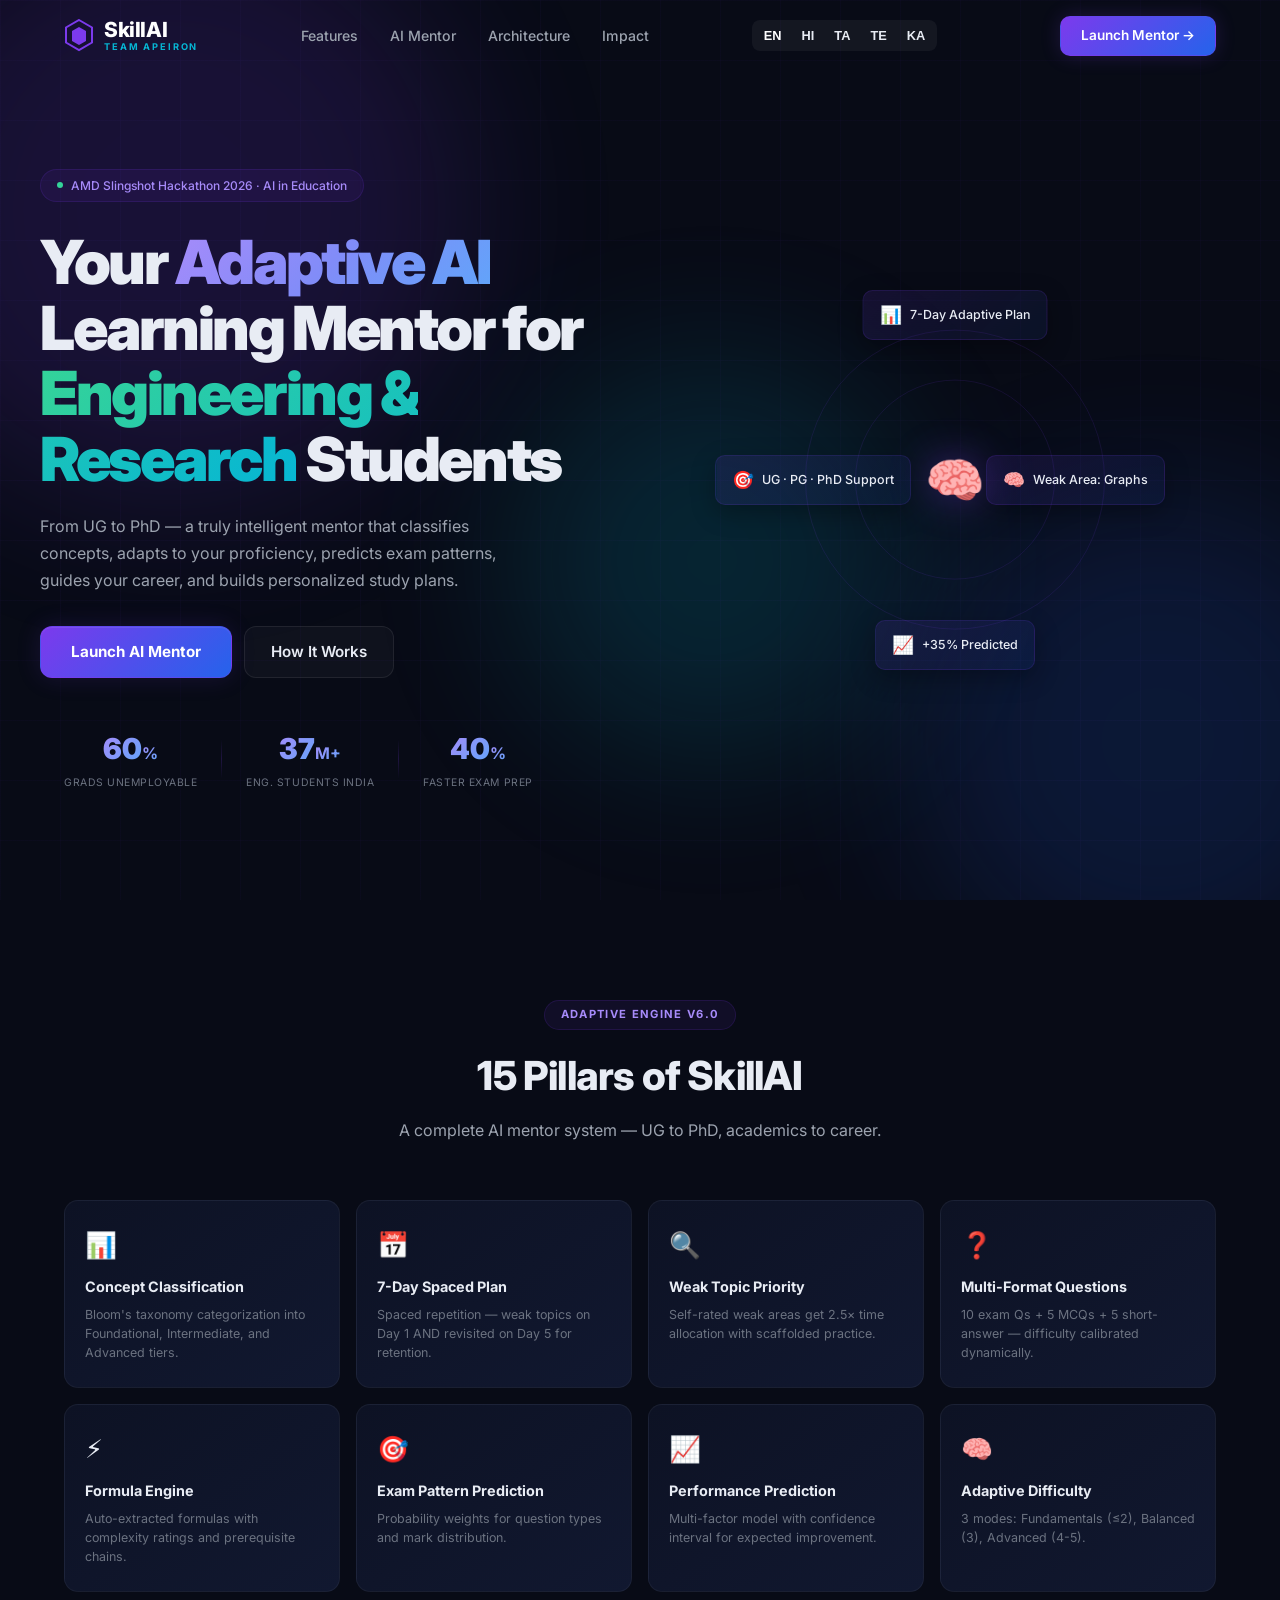
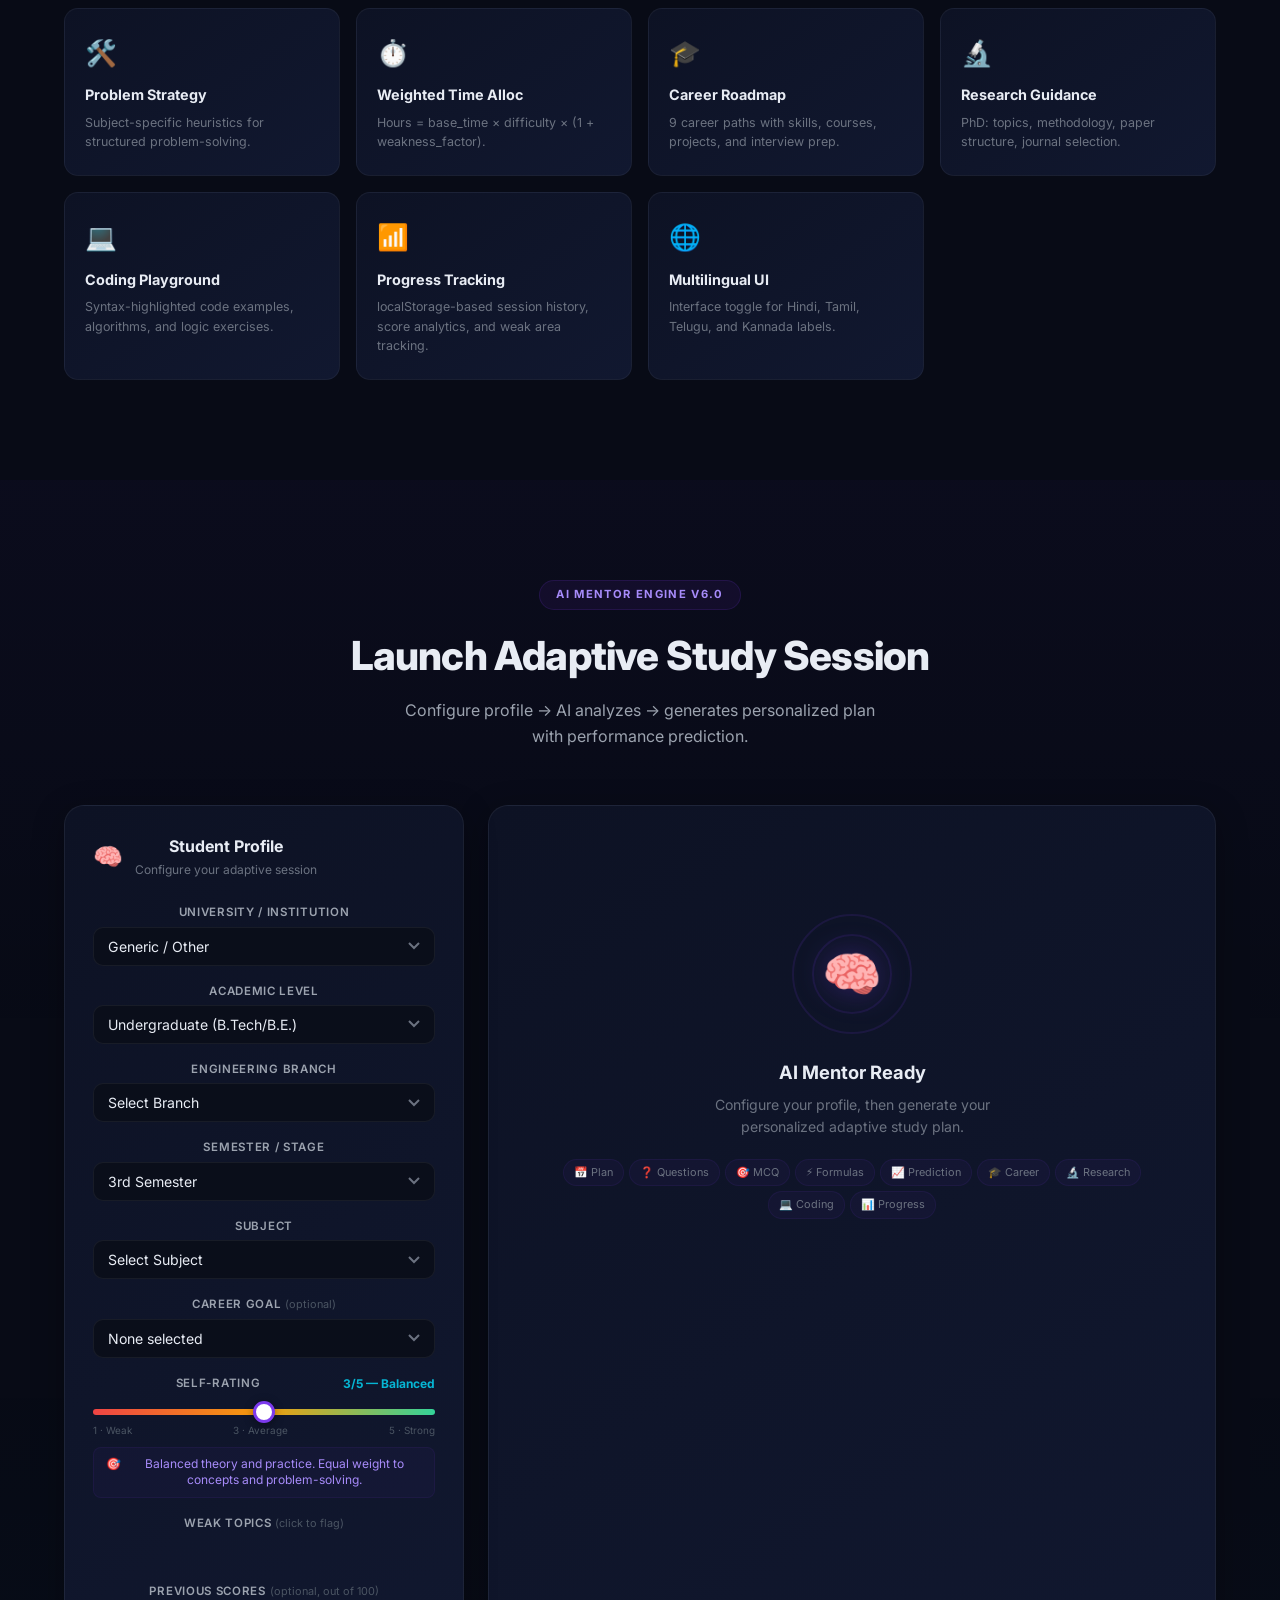
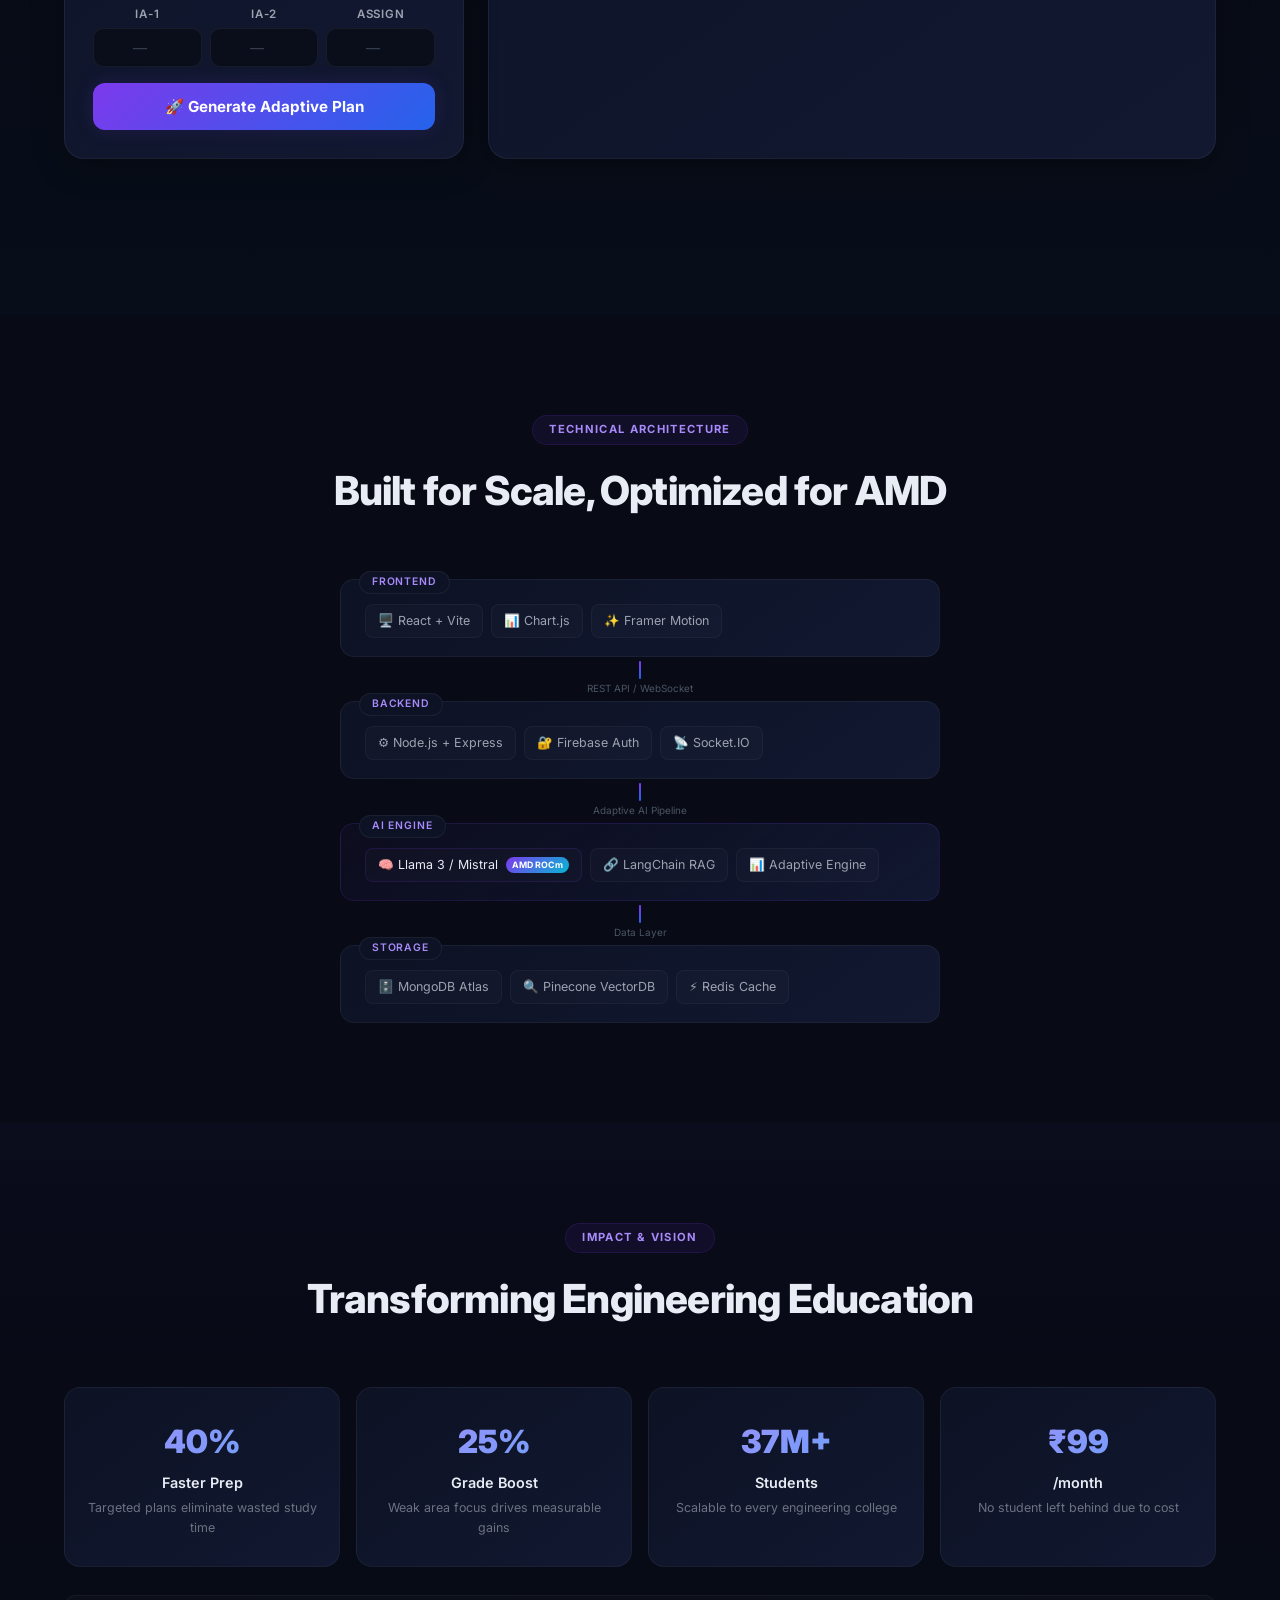
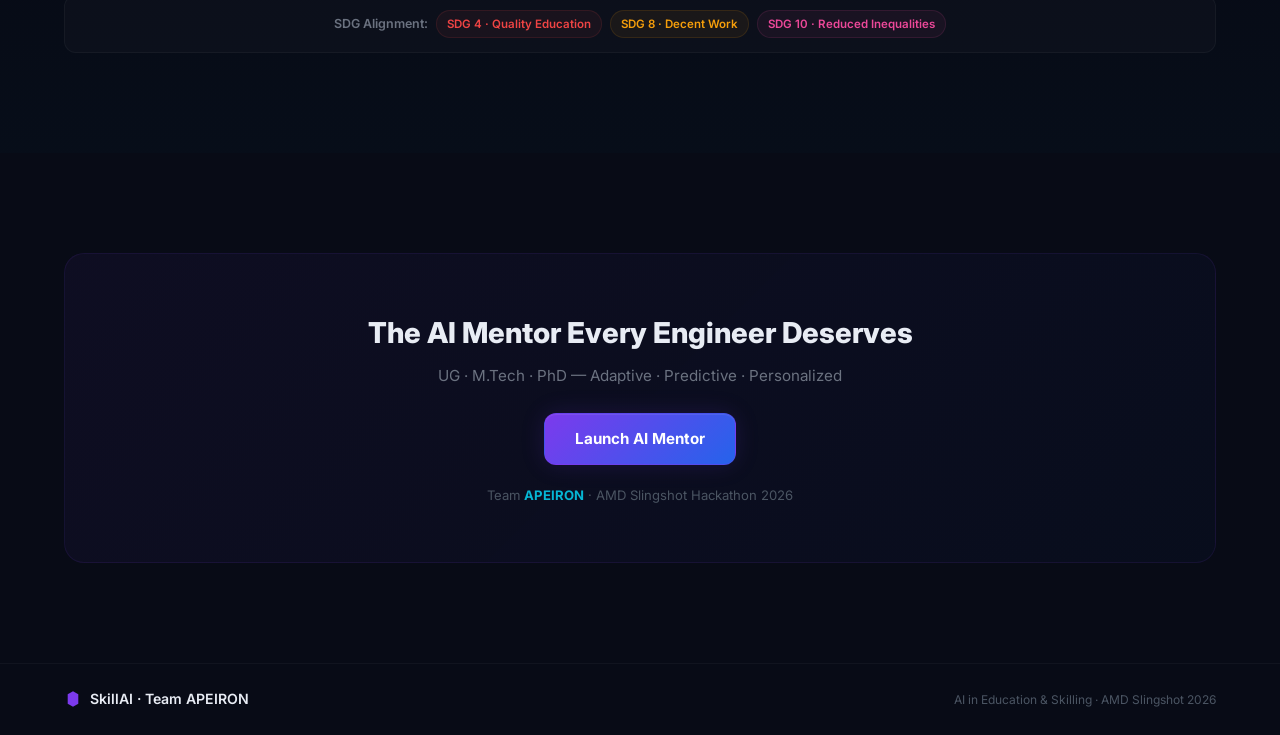
<file: index.html>
<!DOCTYPE html>
<html lang="en">

<head>
    <meta charset="UTF-8">
    <meta name="viewport" content="width=device-width, initial-scale=1.0">
    <title>SkillAI – Adaptive AI Mentor | Team APEIRON</title>
    <meta name="description"
        content="SkillAI by Team APEIRON: An advanced adaptive AI learning mentor for engineering students — UG, M.Tech & PhD. AMD Slingshot Hackathon 2026.">
    <link rel="preconnect" href="https://fonts.googleapis.com">
    <link rel="preconnect" href="https://fonts.gstatic.com" crossorigin>
    <link
        href="https://fonts.googleapis.com/css2?family=Inter:wght@300;400;500;600;700;800;900&family=JetBrains+Mono:wght@400;500;600&display=swap"
        rel="stylesheet">
    <link rel="stylesheet" href="styles.css">
</head>

<body>
    <div class="app">
        <!-- Animated BG -->
        <div class="animated-bg">
            <div class="gradient-orb orb-1"></div>
            <div class="gradient-orb orb-2"></div>
            <div class="gradient-orb orb-3"></div>
            <div class="grid-overlay"></div>
        </div>

        <!-- Navbar -->
        <nav class="nav" id="nav">
            <div class="nav-inner">
                <a href="#" class="logo">
                    <svg class="logo-icon" width="30" height="34" viewBox="0 0 30 34" fill="none">
                        <path d="M15 1L28 8.5V23.5L15 31L2 23.5V8.5L15 1Z" stroke="url(#g1)" stroke-width="2" />
                        <path d="M15 8L22 12V22L15 26L8 22V12L15 8Z" fill="url(#g1)" />
                        <defs>
                            <linearGradient id="g1" x1="2" y1="1" x2="28" y2="31">
                                <stop stop-color="#7C3AED" />
                                <stop offset=".5" stop-color="#2563EB" />
                                <stop offset="1" stop-color="#06B6D4" />
                            </linearGradient>
                        </defs>
                    </svg>
                    <div class="logo-text">
                        <span class="logo-name">SkillAI</span>
                        <span class="logo-team">TEAM APEIRON</span>
                    </div>
                </a>
                <div class="nav-links">
                    <a href="#features">Features</a>
                    <a href="#mentor">AI Mentor</a>
                    <a href="#arch">Architecture</a>
                    <a href="#impact">Impact</a>
                </div>
                <div class="lang-toggle">
                    <button class="lang-btn active" data-l="EN">EN</button>
                    <button class="lang-btn" data-l="HI">HI</button>
                    <button class="lang-btn" data-l="TA">TA</button>
                    <button class="lang-btn" data-l="TE">TE</button>
                    <button class="lang-btn" data-l="KA">KA</button>
                </div>
                <a href="#mentor" class="nav-cta">Launch Mentor <span>→</span></a>
            </div>
        </nav>

        <!-- HERO -->
        <header class="hero" id="hero">
            <div class="hero-grid">
                <div class="hero-left">
                    <div class="hero-pill">
                        <span class="pill-dot"></span>
                        AMD Slingshot Hackathon 2026 · AI in Education
                    </div>
                    <h1 class="hero-h1">
                        Your <span class="glow-text">Adaptive AI</span><br>
                        Learning Mentor for<br>
                        <span class="glow-text-2">Engineering & Research</span> Students
                    </h1>
                    <p class="hero-p">
                        From UG to PhD — a truly intelligent mentor that classifies concepts, adapts to your
                        proficiency, predicts exam patterns, guides your career, and builds personalized study plans.
                    </p>
                    <div class="hero-btns">
                        <a href="#mentor" class="btn-primary">
                            <span class="btn-shine"></span>
                            Launch AI Mentor
                        </a>
                        <a href="#features" class="btn-outline">How It Works</a>
                    </div>
                    <div class="hero-stats">
                        <div class="hstat">
                            <span class="hstat-val" data-count="60">0</span><span class="hstat-suf">%</span>
                            <span class="hstat-lbl">Grads Unemployable</span>
                        </div>
                        <div class="hstat-div"></div>
                        <div class="hstat">
                            <span class="hstat-val" data-count="37">0</span><span class="hstat-suf">M+</span>
                            <span class="hstat-lbl">Eng. Students India</span>
                        </div>
                        <div class="hstat-div"></div>
                        <div class="hstat">
                            <span class="hstat-val" data-count="40">0</span><span class="hstat-suf">%</span>
                            <span class="hstat-lbl">Faster Exam Prep</span>
                        </div>
                    </div>
                </div>
                <div class="hero-right">
                    <div class="hero-visual">
                        <div class="hv-card hv1"><span>📊</span> 7-Day Adaptive Plan</div>
                        <div class="hv-card hv2"><span>🧠</span> Weak Area: Graphs</div>
                        <div class="hv-card hv3"><span>📈</span> +35% Predicted</div>
                        <div class="hv-card hv4"><span>🎯</span> UG · PG · PhD Support</div>
                        <div class="hv-center">
                            <div class="hv-ring r1"></div>
                            <div class="hv-ring r2"></div>
                            <div class="hv-brain">🧠</div>
                        </div>
                    </div>
                </div>
            </div>
        </header>

        <!-- FEATURES -->
        <section class="section" id="features">
            <div class="container">
                <div class="sec-header">
                    <div class="sec-chip">Adaptive Engine v6.0</div>
                    <h2 class="sec-title">15 Pillars of SkillAI</h2>
                    <p class="sec-desc">A complete AI mentor system — UG to PhD, academics to career.</p>
                </div>
                <div class="feat-grid">
                    <div class="feat-card">
                        <div class="fc-bar"></div>
                        <div class="fc-icon">📊</div>
                        <h3>Concept Classification</h3>
                        <p>Bloom's taxonomy categorization into Foundational, Intermediate, and Advanced tiers.</p>
                    </div>
                    <div class="feat-card">
                        <div class="fc-bar"></div>
                        <div class="fc-icon">📅</div>
                        <h3>7-Day Spaced Plan</h3>
                        <p>Spaced repetition — weak topics on Day 1 AND revisited on Day 5 for retention.</p>
                    </div>
                    <div class="feat-card">
                        <div class="fc-bar"></div>
                        <div class="fc-icon">🔍</div>
                        <h3>Weak Topic Priority</h3>
                        <p>Self-rated weak areas get 2.5× time allocation with scaffolded practice.</p>
                    </div>
                    <div class="feat-card">
                        <div class="fc-bar"></div>
                        <div class="fc-icon">❓</div>
                        <h3>Multi-Format Questions</h3>
                        <p>10 exam Qs + 5 MCQs + 5 short-answer — difficulty calibrated dynamically.</p>
                    </div>
                    <div class="feat-card">
                        <div class="fc-bar"></div>
                        <div class="fc-icon">⚡</div>
                        <h3>Formula Engine</h3>
                        <p>Auto-extracted formulas with complexity ratings and prerequisite chains.</p>
                    </div>
                    <div class="feat-card">
                        <div class="fc-bar"></div>
                        <div class="fc-icon">🎯</div>
                        <h3>Exam Pattern Prediction</h3>
                        <p>Probability weights for question types and mark distribution.</p>
                    </div>
                    <div class="feat-card">
                        <div class="fc-bar"></div>
                        <div class="fc-icon">📈</div>
                        <h3>Performance Prediction</h3>
                        <p>Multi-factor model with confidence interval for expected improvement.</p>
                    </div>
                    <div class="feat-card">
                        <div class="fc-bar"></div>
                        <div class="fc-icon">🧠</div>
                        <h3>Adaptive Difficulty</h3>
                        <p>3 modes: Fundamentals (≤2), Balanced (3), Advanced (4-5).</p>
                    </div>
                    <div class="feat-card">
                        <div class="fc-bar"></div>
                        <div class="fc-icon">🛠️</div>
                        <h3>Problem Strategy</h3>
                        <p>Subject-specific heuristics for structured problem-solving.</p>
                    </div>
                    <div class="feat-card">
                        <div class="fc-bar"></div>
                        <div class="fc-icon">⏱️</div>
                        <h3>Weighted Time Alloc</h3>
                        <p>Hours = base_time × difficulty × (1 + weakness_factor).</p>
                    </div>
                    <div class="feat-card">
                        <div class="fc-bar"></div>
                        <div class="fc-icon">🎓</div>
                        <h3>Career Roadmap</h3>
                        <p>9 career paths with skills, courses, projects, and interview prep.</p>
                    </div>
                    <div class="feat-card">
                        <div class="fc-bar"></div>
                        <div class="fc-icon">🔬</div>
                        <h3>Research Guidance</h3>
                        <p>PhD: topics, methodology, paper structure, journal selection.</p>
                    </div>
                    <div class="feat-card">
                        <div class="fc-bar" style="background:#10B981"></div>
                        <div class="fc-icon">💻</div>
                        <h3>Coding Playground</h3>
                        <p>Syntax-highlighted code examples, algorithms, and logic exercises.</p>
                    </div>
                    <div class="feat-card">
                        <div class="fc-bar" style="background:#F59E0B"></div>
                        <div class="fc-icon">📶</div>
                        <h3>Progress Tracking</h3>
                        <p>localStorage-based session history, score analytics, and weak area tracking.</p>
                    </div>
                    <div class="feat-card">
                        <div class="fc-bar" style="background:#EC4899"></div>
                        <div class="fc-icon">🌐</div>
                        <h3>Multilingual UI</h3>
                        <p>Interface toggle for Hindi, Tamil, Telugu, and Kannada labels.</p>
                    </div>
                </div>
            </div>
        </section>

        <!-- AI MENTOR -->
        <section class="section section-alt" id="mentor">
            <div class="container">
                <div class="sec-header">
                    <div class="sec-header">
                        <div class="sec-chip">AI Mentor Engine v6.0</div>
                        <h2 class="sec-title">Launch Adaptive Study Session</h2>
                        <p class="sec-desc">Configure profile → AI analyzes → generates personalized plan with
                            performance prediction.</p>
                    </div>
                    <div class="mentor-grid">
                        <!-- INPUT -->
                        <div class="m-input">
                            <div class="mi-head">
                                <div class="mi-icon">🧠</div>
                                <div>
                                    <h3>Student Profile</h3>
                                    <p>Configure your adaptive session</p>
                                </div>
                            </div>
                            <form id="mentorForm" autocomplete="off">
                                <div class="field">
                                    <label>University / Institution</label>
                                    <select id="university">
                                        <option value="">Generic / Other</option>
                                        <option value="IIT">IITs — Indian Institutes of Technology</option>
                                        <option value="NIT">NITs — National Institutes of Technology</option>
                                        <option value="Anna">Anna University</option>
                                        <option value="JNTU">JNTU</option>
                                        <option value="SRM">SRM Institute of Science & Tech</option>
                                        <option value="VIT">Vellore Institute of Technology</option>
                                        <option value="BITS">BITS Pilani</option>
                                    </select>
                                </div>
                                <div class="field">
                                    <label>Academic Level</label>
                                    <select id="academicLevel" required>
                                        <option value="UG" selected>Undergraduate (B.Tech/B.E.)</option>
                                        <option value="PG">Postgraduate (M.Tech/M.S.)</option>
                                        <option value="PhD">Doctoral (Ph.D.)</option>
                                    </select>
                                </div>
                                <div class="field">
                                    <label>Engineering Branch</label>
                                    <select id="branch" required>
                                        <option value="">Select Branch</option>
                                        <option value="CSE">Computer Science & Engineering</option>
                                        <option value="ECE">Electronics & Communication</option>
                                        <option value="ME">Mechanical Engineering</option>
                                        <option value="EEE">Electrical & Electronics</option>
                                        <option value="CE">Civil Engineering</option>
                                        <option value="AIML">AI & Data Science</option>
                                        <option value="IT">Information Technology</option>
                                        <option value="BME">Biomedical Engineering</option>
                                    </select>
                                </div>
                                <div class="field">
                                    <label>Semester / Stage</label>
                                    <select id="semester" required>
                                        <option value="">Select</option>
                                        <option value="1">1st Semester</option>
                                        <option value="2">2nd Semester</option>
                                        <option value="3" selected>3rd Semester</option>
                                        <option value="4">4th Semester</option>
                                        <option value="5">5th Semester</option>
                                        <option value="6">6th Semester</option>
                                        <option value="7">7th Semester</option>
                                        <option value="8">8th Semester</option>
                                    </select>
                                </div>
                                <div class="field">
                                    <label>Subject</label>
                                    <select id="subject" required>
                                        <option value="">Select Subject</option>
                                    </select>
                                </div>
                                <div class="field" id="careerGoalField">
                                    <label>Career Goal <span class="field-opt">(optional)</span></label>
                                    <select id="careerGoal">
                                        <option value="">None selected</option>
                                        <option value="Software Engineer">Software Engineer</option>
                                        <option value="Data Scientist">Data Scientist</option>
                                        <option value="AI Engineer">AI Engineer</option>
                                        <option value="VLSI Engineer">VLSI Engineer</option>
                                        <option value="Embedded Systems Engineer">Embedded Systems Engineer</option>
                                        <option value="Cybersecurity Engineer">Cybersecurity Engineer</option>
                                        <option value="Mechanical Design Engineer">Mechanical Design Engineer</option>
                                        <option value="Structural Engineer">Structural Engineer</option>
                                        <option value="Research Scientist">Research Scientist</option>
                                    </select>
                                </div>
                                <div class="field">
                                    <label>Self-Rating <span class="rating-badge" id="ratingBadge">3/5 —
                                            Balanced</span></label>
                                    <input type="range" id="selfRating" min="1" max="5" value="3" class="custom-range">
                                    <div class="range-labels"><span>1 · Weak</span><span>3 · Average</span><span>5 ·
                                            Strong</span></div>
                                    <div class="adapt-box" id="adaptBox">
                                        <span class="ab-icon">🎯</span>
                                        <span id="adaptMsg">Balanced theory and practice. Equal weight to concepts and
                                            problem-solving.</span>
                                    </div>
                                </div>
                                <div class="field">
                                    <label>Weak Topics <span class="field-opt">(click to flag)</span></label>
                                    <div class="chips" id="weakChips"></div>
                                </div>
                                <div class="field">
                                    <label>Previous Scores <span class="field-opt">(optional, out of 100)</span></label>
                                    <div class="score-row">
                                        <div class="sc"><label class="sc-lbl">IA-1</label><input type="number" id="sc1"
                                                placeholder="—" min="0" max="100"></div>
                                        <div class="sc"><label class="sc-lbl">IA-2</label><input type="number" id="sc2"
                                                placeholder="—" min="0" max="100"></div>
                                        <div class="sc"><label class="sc-lbl">Assign</label><input type="number"
                                                id="sc3" placeholder="—" min="0" max="100"></div>
                                    </div>
                                </div>
                                <button type="submit" class="btn-generate" id="genBtn">
                                    <span id="genText">🚀 Generate Adaptive Plan</span>
                                    <span id="genLoader" style="display:none"><span class="ld"></span><span
                                            class="ld"></span><span class="ld"></span></span>
                                </button>
                            </form>
                        </div>

                        <!-- OUTPUT -->
                        <div class="m-output" id="mOutput">
                            <!-- Idle -->
                            <div class="out-idle" id="outIdle">
                                <div class="oi-anim">
                                    <div class="oi-brain">🧠</div>
                                    <div class="oi-ring oi-r1"></div>
                                    <div class="oi-ring oi-r2"></div>
                                </div>
                                <h3>AI Mentor Ready</h3>
                                <p>Configure your profile, then generate your personalized adaptive study plan.</p>
                                <div class="oi-tags">
                                    <span>📅 Plan</span><span>❓ Questions</span><span>🎯 MCQ</span>
                                    <span>⚡ Formulas</span><span>📈 Prediction</span><span>🎓 Career</span><span>🔬
                                        Research</span>
                                    <span>💻 Coding</span><span>📊 Progress</span>
                                </div>
                            </div>

                            <!-- Processing -->
                            <div class="out-proc" id="outProc" style="display:none">
                                <div class="proc-spinner">
                                    <div class="sp-ring sp1"></div>
                                    <div class="sp-ring sp2"></div>
                                    <div class="sp-ring sp3"></div>
                                    <div class="sp-core">🧠</div>
                                </div>
                                <h3>Multi-Agent Synthesis...</h3>
                                <div class="proc-list" id="procList">
                                    <div class="pl">
                                        <div class="pl-dot"></div><span><strong>Coordinator:</strong> Analyzing student
                                            profile (<strong id="procRating">3/5</strong>)</span>
                                    </div>
                                    <div class="pl">
                                        <div class="pl-dot"></div><span><strong>Tutor Agent:</strong> Structuring
                                            concepts & formulas</span>
                                    </div>
                                    <div class="pl">
                                        <div class="pl-dot"></div><span><strong>Practice Agent:</strong> Generating
                                            adaptive exercises</span>
                                    </div>
                                    <div class="pl">
                                        <div class="pl-dot"></div><span><strong>Exam Agent:</strong> Predicting
                                            performance patterns</span>
                                    </div>
                                    <div class="pl" id="procCareer">
                                        <div class="pl-dot"></div><span><strong>Career Agent:</strong> Building career
                                            roadmap</span>
                                    </div>
                                    <div class="pl" id="procResearch" style="display:none">
                                        <div class="pl-dot"></div><span><strong>Research Agent:</strong> Finding
                                            topics</span>
                                    </div>
                                </div>
                            </div>

                            <!-- Results -->
                            <div class="out-results" id="outResults" style="display:none">
                                <div class="tabs" id="tabs">
                                    <button class="tab active" data-t="overview">📊 Overview</button>
                                    <button class="tab" data-t="plan">📅 Study Plan</button>
                                    <button class="tab" data-t="questions">❓ Questions</button>
                                    <button class="tab" data-t="mcq">🎯 MCQ Quiz</button>
                                    <button class="tab" data-t="shortans">✍️ Short Ans</button>
                                    <button class="tab" data-t="formulas">⚡ Formulas</button>
                                    <button class="tab" data-t="revision">📝 Revision</button>
                                    <button class="tab" data-t="strategy">🛠️ Strategy</button>
                                    <button class="tab" data-t="predict">📈 Predict</button>
                                    <button class="tab" data-t="career" style="display:none">🎓 Career Path</button>
                                    <button class="tab" data-t="research" style="display:none">🔬 Research</button>
                                    <button class="tab" data-t="coding" style="display:none">💻 Coding</button>
                                    <button class="tab" data-t="progress">📊 Progress</button>
                                </div>
                                <div id="tp-overview" class="tp"></div>
                                <div id="tp-plan" class="tp" style="display:none"></div>
                                <div id="tp-questions" class="tp" style="display:none"></div>
                                <div id="tp-mcq" class="tp" style="display:none"></div>
                                <div id="tp-shortans" class="tp" style="display:none"></div>
                                <div id="tp-formulas" class="tp" style="display:none"></div>
                                <div id="tp-revision" class="tp" style="display:none"></div>
                                <div id="tp-strategy" class="tp" style="display:none"></div>
                                <div id="tp-predict" class="tp" style="display:none"></div>
                                <div id="tp-career" class="tp" style="display:none"></div>
                                <div id="tp-research" class="tp" style="display:none"></div>
                                <div id="tp-coding" class="tp" style="display:none"></div>
                                <div id="tp-progress" class="tp" style="display:none"></div>
                            </div>
                        </div>
                    </div>
                </div>
        </section>

        <!-- ARCHITECTURE -->
        <section class="section" id="arch">
            <div class="container">
                <div class="sec-header">
                    <div class="sec-chip">Technical Architecture</div>
                    <h2 class="sec-title">Built for Scale, Optimized for AMD</h2>
                </div>
                <div class="arch-stack">
                    <div class="arch-layer al-1">
                        <div class="al-tag">Frontend</div>
                        <div class="al-items"><span>🖥️ React + Vite</span><span>📊 Chart.js</span><span>✨ Framer
                                Motion</span></div>
                    </div>
                    <div class="arch-conn">
                        <div class="ac-line"></div><span>REST API / WebSocket</span>
                    </div>
                    <div class="arch-layer al-2">
                        <div class="al-tag">Backend</div>
                        <div class="al-items"><span>⚙️ Node.js + Express</span><span>🔐 Firebase Auth</span><span>📡
                                Socket.IO</span></div>
                    </div>
                    <div class="arch-conn">
                        <div class="ac-line"></div><span>Adaptive AI Pipeline</span>
                    </div>
                    <div class="arch-layer al-3 al-glow">
                        <div class="al-tag">AI Engine</div>
                        <div class="al-items">
                            <span class="al-highlight">🧠 Llama 3 / Mistral <em class="amd-badge">AMD ROCm</em></span>
                            <span>🔗 LangChain RAG</span>
                            <span>📊 Adaptive Engine</span>
                        </div>
                    </div>
                    <div class="arch-conn">
                        <div class="ac-line"></div><span>Data Layer</span>
                    </div>
                    <div class="arch-layer al-4">
                        <div class="al-tag">Storage</div>
                        <div class="al-items"><span>🗄️ MongoDB Atlas</span><span>🔍 Pinecone VectorDB</span><span>⚡
                                Redis Cache</span></div>
                    </div>
                </div>
            </div>
        </section>

        <!-- IMPACT -->
        <section class="section section-alt" id="impact">
            <div class="container">
                <div class="sec-header">
                    <div class="sec-chip">Impact & Vision</div>
                    <h2 class="sec-title">Transforming Engineering Education</h2>
                </div>
                <div class="impact-grid">
                    <div class="imp-card">
                        <div class="imp-val">40%</div>
                        <h3>Faster Prep</h3>
                        <p>Targeted plans eliminate wasted study time</p>
                    </div>
                    <div class="imp-card">
                        <div class="imp-val">25%</div>
                        <h3>Grade Boost</h3>
                        <p>Weak area focus drives measurable gains</p>
                    </div>
                    <div class="imp-card">
                        <div class="imp-val">37M+</div>
                        <h3>Students</h3>
                        <p>Scalable to every engineering college</p>
                    </div>
                    <div class="imp-card">
                        <div class="imp-val">₹99</div>
                        <h3>/month</h3>
                        <p>No student left behind due to cost</p>
                    </div>
                </div>
                <div class="sdg-row">
                    <span class="sdg-lbl">SDG Alignment:</span>
                    <span class="sdg-tag s4">SDG 4 · Quality Education</span>
                    <span class="sdg-tag s8">SDG 8 · Decent Work</span>
                    <span class="sdg-tag s10">SDG 10 · Reduced Inequalities</span>
                </div>
            </div>
        </section>

        <!-- CTA -->
        <section class="section">
            <div class="container">
                <div class="cta-box">
                    <h2>The AI Mentor Every Engineer Deserves</h2>
                    <p>UG · M.Tech · PhD — Adaptive · Predictive · Personalized</p>
                    <a href="#mentor" class="btn-primary"><span class="btn-shine"></span>Launch AI Mentor</a>
                    <div class="cta-team">Team <strong>APEIRON</strong> · AMD Slingshot Hackathon 2026</div>
                </div>
            </div>
        </section>

        <!-- Footer -->
        <footer class="footer">
            <div class="container footer-row">
                <div class="footer-logo">
                    <svg width="18" height="20" viewBox="0 0 30 34" fill="none">
                        <path d="M15 4L24 9V25L15 30L6 25V9L15 4Z" fill="url(#fg)" />
                        <defs>
                            <linearGradient id="fg" x1="6" y1="4" x2="24" y2="30">
                                <stop stop-color="#7C3AED" />
                                <stop offset="1" stop-color="#06B6D4" />
                            </linearGradient>
                        </defs>
                    </svg>
                    <span>SkillAI · Team APEIRON</span>
                </div>
                <span class="footer-text">AI in Education & Skilling · AMD Slingshot 2026</span>
            </div>
        </footer>
    </div>

    <!-- Data Modules -->
    <script src="data/subjects.js"></script>
    <script src="data/careers.js"></script>

    <!-- API Integration -->
    <script src="ai/api.js"></script>

    <!-- AI Agent Modules -->
    <script src="ai/coordinator_agent.js"></script>
    <script src="ai/tutor_agent.js"></script>
    <script src="ai/practice_agent.js"></script>

    <!-- Core Application -->
    <script src="app.js"></script>
</body>

</html>
</file>
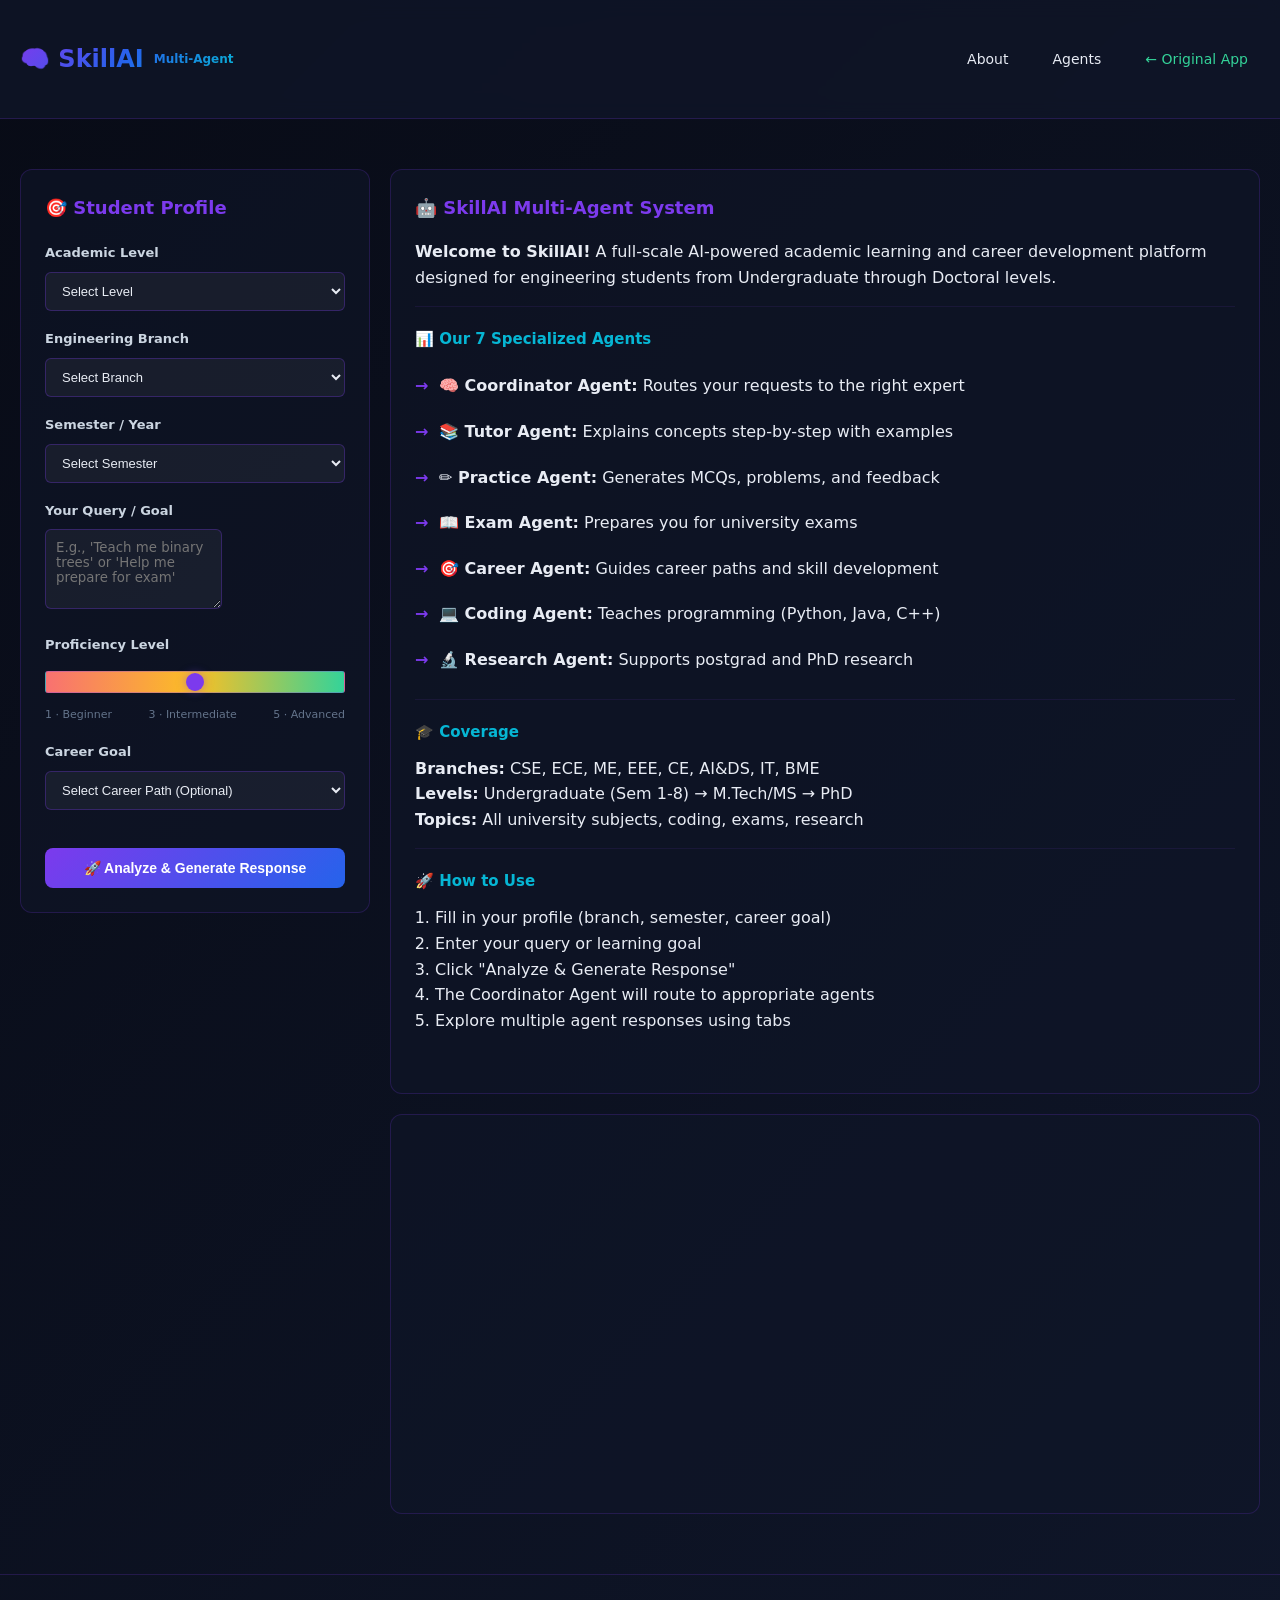
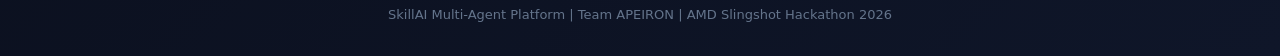
<file: multi-agent.html>
<!DOCTYPE html>
<html lang="en">
<head>
    <meta charset="UTF-8">
    <meta name="viewport" content="width=device-width, initial-scale=1.0">
    <title>SkillAI Multi-Agent Platform | Team APEIRON</title>
    <style>
        * {
            margin: 0;
            padding: 0;
            box-sizing: border-box;
        }

        body {
            font-family: 'Inter', system-ui, -apple-system, sans-serif;
            background: linear-gradient(135deg, #080B16 0%, #0F1629 100%);
            color: #E8ECF4;
            line-height: 1.6;
            min-height: 100vh;
        }

        .container {
            max-width: 1400px;
            margin: 0 auto;
            padding: 20px;
        }

        /* === HEADER === */
        header {
            background: rgba(15, 22, 41, 0.8);
            backdrop-filter: blur(10px);
            border-bottom: 1px solid rgba(124, 58, 237, 0.2);
            padding: 20px 0;
            margin-bottom: 30px;
            position: sticky;
            top: 0;
            z-index: 100;
        }

        .header-content {
            display: flex;
            justify-content: space-between;
            align-items: center;
        }

        .logo {
            display: flex;
            align-items: center;
            gap: 10px;
            font-size: 24px;
            font-weight: 700;
            background: linear-gradient(135deg, #7C3AED, #2563EB, #06B6D4);
            -webkit-background-clip: text;
            -webkit-text-fill-color: transparent;
            background-clip: text;
        }

        .nav-links {
            display: flex;
            gap: 20px;
            align-items: center;
        }

        .nav-links a {
            color: #E8ECF4;
            text-decoration: none;
            font-size: 14px;
            padding: 8px 12px;
            border-radius: 6px;
            transition: all 0.3s;
        }

        .nav-links a:hover {
            background: rgba(124, 58, 237, 0.2);
            color: #7C3AED;
        }

        /* === MAIN GRID === */
        .main-grid {
            display: grid;
            grid-template-columns: 350px 1fr;
            gap: 20px;
        }

        /* === SIDEBAR INPUT === */
        .sidebar {
            background: rgba(15, 22, 41, 0.6);
            border: 1px solid rgba(124, 58, 237, 0.2);
            border-radius: 12px;
            padding: 24px;
            height: fit-content;
            position: sticky;
            top: 100px;
        }

        .sidebar h2 {
            font-size: 18px;
            margin-bottom: 20px;
            color: #7C3AED;
        }

        .form-group {
            margin-bottom: 18px;
        }

        .form-group label {
            display: block;
            font-size: 13px;
            font-weight: 600;
            margin-bottom: 8px;
            color: #CBD5E1;
        }

        .form-group select,
        .form-group input {
            width: 100%;
            padding: 10px 12px;
            background: rgba(255, 255, 255, 0.05);
            border: 1px solid rgba(124, 58, 237, 0.3);
            border-radius: 6px;
            color: #E8ECF4;
            font-size: 13px;
        }

        .form-group select:focus,
        .form-group input:focus {
            outline: none;
            border-color: #7C3AED;
            background: rgba(124, 58, 237, 0.1);
        }

        .form-group select option {
            background: #080B16;
            color: #E8ECF4;
        }

        .slider-container {
            margin: 15px 0;
        }

        input[type="range"] {
            width: 100%;
            height: 6px;
            border-radius: 3px;
            background: linear-gradient(to right, #F87171, #FBBF24, #34D399);
            outline: none;
            appearance: none;
            -webkit-appearance: none;
        }

        input[type="range"]::-webkit-slider-thumb {
            -webkit-appearance: none;
            width: 18px;
            height: 18px;
            border-radius: 50%;
            background: #7C3AED;
            cursor: pointer;
            box-shadow: 0 0 10px rgba(124, 58, 237, 0.5);
        }

        input[type="range"]::-moz-range-thumb {
            width: 18px;
            height: 18px;
            border-radius: 50%;
            background: #7C3AED;
            cursor: pointer;
            border: none;
        }

        .range-labels {
            display: flex;
            justify-content: space-between;
            font-size: 11px;
            color: #64748B;
            margin-top: 6px;
        }

        .btn-generate {
            width: 100%;
            padding: 12px;
            background: linear-gradient(135deg, #7C3AED, #2563EB);
            border: none;
            color: white;
            border-radius: 8px;
            font-weight: 600;
            cursor: pointer;
            margin-top: 20px;
            transition: all 0.3s;
            font-size: 14px;
        }

        .btn-generate:hover {
            transform: translateY(-2px);
            box-shadow: 0 8px 20px rgba(124, 58, 237, 0.4);
        }

        .btn-generate:disabled {
            opacity: 0.6;
            cursor: not-allowed;
        }

        /* === MAIN CONTENT === */
        .content {
            display: flex;
            flex-direction: column;
            gap: 20px;
        }

        /* === AGENT TABS === */
        .agent-tabs {
            display: flex;
            gap: 10px;
            flex-wrap: wrap;
            background: rgba(15, 22, 41, 0.6);
            padding: 16px;
            border-radius: 12px;
            border: 1px solid rgba(124, 58, 237, 0.2);
        }

        .agent-tab {
            padding: 8px 16px;
            background: rgba(255, 255, 255, 0.05);
            border: 1px solid rgba(124, 58, 237, 0.2);
            color: #CBD5E1;
            border-radius: 6px;
            cursor: pointer;
            font-size: 13px;
            font-weight: 500;
            transition: all 0.3s;
        }

        .agent-tab:hover,
        .agent-tab.active {
            background: rgba(124, 58, 237, 0.3);
            border-color: #7C3AED;
            color: #7C3AED;
        }

        /* === RESPONSE PANEL === */
        .response-panel {
            background: rgba(15, 22, 41, 0.6);
            border: 1px solid rgba(124, 58, 237, 0.2);
            border-radius: 12px;
            padding: 24px;
            min-height: 400px;
        }

        .response-panel.hidden {
            display: none;
        }

        .response-panel h3 {
            color: #7C3AED;
            margin-bottom: 16px;
            font-size: 18px;
        }

        .response-panel h4 {
            color: #06B6D4;
            margin: 16px 0 12px 0;
            font-size: 15px;
        }

        .response-section {
            margin-bottom: 20px;
            padding-bottom: 16px;
            border-bottom: 1px solid rgba(124, 58, 237, 0.1);
        }

        .response-section:last-child {
            border-bottom: none;
        }

        .question-card {
            background: rgba(124, 58, 237, 0.1);
            border-left: 3px solid #7C3AED;
            padding: 12px;
            margin-bottom: 12px;
            border-radius: 6px;
        }

        .question-card strong {
            color: #06B6D4;
        }

        .mcq-option {
            padding: 10px;
            margin: 6px 0;
            background: rgba(255, 255, 255, 0.05);
            border-radius: 4px;
            cursor: pointer;
            transition: all 0.2s;
        }

        .mcq-option:hover {
            background: rgba(124, 58, 237, 0.2);
        }

        .skill-list {
            list-style: none;
        }

        .skill-list li {
            padding: 10px 0;
            padding-left: 24px;
            position: relative;
        }

        .skill-list li:before {
            content: "→";
            position: absolute;
            left: 0;
            color: #7C3AED;
            font-weight: bold;
        }

        /* === LOADING STATE === */
        .loading {
            display: flex;
            justify-content: center;
            align-items: center;
            min-height: 300px;
            font-size: 14px;
            color: #64748B;
        }

        .spinner {
            width: 40px;
            height: 40px;
            border: 3px solid rgba(124, 58, 237, 0.2);
            border-top: 3px solid #7C3AED;
            border-radius: 50%;
            animation: spin 0.8s linear infinite;
            margin-right: 12px;
        }

        @keyframes spin {
            to { transform: rotate(360deg); }
        }

        /* === FOOTER === */
        footer {
            text-align: center;
            padding: 30px 0;
            border-top: 1px solid rgba(124, 58, 237, 0.2);
            color: #64748B;
            font-size: 13px;
            margin-top: 40px;
        }

        /* === RESPONSIVE === */
        @media (max-width: 1024px) {
            .main-grid {
                grid-template-columns: 1fr;
            }

            .sidebar {
                position: relative;
                top: auto;
            }
        }

        /* === ANIMATIONS === */
        @keyframes slideIn {
            from {
                opacity: 0;
                transform: translateY(10px);
            }
            to {
                opacity: 1;
                transform: translateY(0);
            }
        }

        .response-panel {
            animation: slideIn 0.3s ease-out;
        }
    </style>
</head>
<body>
    <!-- HEADER -->
    <header>
        <div class="container">
            <div class="header-content">
                <div class="logo">
                    🧠 SkillAI
                    <span style="font-size: 12px; color: #64748B;">Multi-Agent</span>
                </div>
                <div class="nav-links">
                    <a href="#" onclick="showIntro()">About</a>
                    <a href="#" onclick="showAgents()">Agents</a>
                    <a href="index.html" style="color: #34D399;">← Original App</a>
                </div>
            </div>
        </div>
    </header>

    <!-- MAIN CONTENT -->
    <div class="container">
        <div class="main-grid">
            <!-- SIDEBAR INPUT -->
            <div class="sidebar">
                <h2>🎯 Student Profile</h2>
                
                <div class="form-group">
                    <label>Academic Level</label>
                    <select id="academicLevel" onchange="updateUI()">
                        <option value="">Select Level</option>
                        <option value="undergraduate">Undergraduate (Sem 1-8)</option>
                        <option value="postgraduate">Postgraduate (M.Tech/MS)</option>
                        <option value="doctoral">Doctoral (PhD)</option>
                    </select>
                </div>

                <div class="form-group">
                    <label>Engineering Branch</label>
                    <select id="branch" onchange="updateUI()">
                        <option value="">Select Branch</option>
                        <option value="CSE">Computer Science</option>
                        <option value="ECE">Electronics & Communication</option>
                        <option value="ME">Mechanical Engineering</option>
                        <option value="EEE">Electrical Engineering</option>
                        <option value="CE">Civil Engineering</option>
                        <option value="AIDS">AI & Data Science</option>
                        <option value="IT">Information Technology</option>
                        <option value="BME">Biomedical Engineering</option>
                    </select>
                </div>

                <div class="form-group">
                    <label>Semester / Year</label>
                    <select id="semester">
                        <option value="">Select Semester</option>
                        <option value="1">1st Semester</option>
                        <option value="2">2nd Semester</option>
                        <option value="3">3rd Semester</option>
                        <option value="4">4th Semester</option>
                        <option value="5">5th Semester</option>
                        <option value="6">6th Semester</option>
                        <option value="7">7th Semester</option>
                        <option value="8">8th Semester</option>
                    </select>
                </div>

                <div class="form-group">
                    <label>Your Query / Goal</label>
                    <textarea id="studentQuery" placeholder="E.g., 'Teach me binary trees' or 'Help me prepare for exam'" 
                        style="height: 80px; padding: 10px; background: rgba(255,255,255,0.05); border: 1px solid rgba(124,58,237,0.3); border-radius: 6px; color: #E8ECF4; font-family: inherit; resize: vertical;"></textarea>
                </div>

                <div class="form-group">
                    <label>Proficiency Level</label>
                    <div class="slider-container">
                        <input type="range" id="proficiency" min="1" max="5" value="3">
                        <div class="range-labels">
                            <span>1 · Beginner</span>
                            <span>3 · Intermediate</span>
                            <span>5 · Advanced</span>
                        </div>
                    </div>
                </div>

                <div class="form-group">
                    <label>Career Goal</label>
                    <select id="careerGoal">
                        <option value="">Select Career Path (Optional)</option>
                        <option value="software_engineer">Software Engineer</option>
                        <option value="data_scientist">Data Scientist</option>
                        <option value="ai_engineer">AI Engineer</option>
                        <option value="vlsi_engineer">VLSI Design Engineer</option>
                        <option value="embedded_engineer">Embedded Systems Engineer</option>
                        <option value="cybersecurity_engineer">Cybersecurity Engineer</option>
                        <option value="mechanical_engineer">Mechanical Design Engineer</option>
                        <option value="structural_engineer">Structural Engineer</option>
                    </select>
                </div>

                <button class="btn-generate" id="generateBtn" onclick="generateResponse()">
                    🚀 Analyze & Generate Response
                </button>
            </div>

            <!-- MAIN CONTENT AREA -->
            <div class="content">
                <!-- INTRO SECTION -->
                <div id="introSection" class="response-panel">
                    <h3>🤖 SkillAI Multi-Agent System</h3>
                    <div class="response-section">
                        <p><strong>Welcome to SkillAI!</strong> A full-scale AI-powered academic learning and career development platform designed for engineering students from Undergraduate through Doctoral levels.</p>
                    </div>

                    <h4>📊 Our 7 Specialized Agents</h4>
                    <div class="response-section">
                        <ul class="skill-list">
                            <li><strong>🧠 Coordinator Agent:</strong> Routes your requests to the right expert</li>
                            <li><strong>📚 Tutor Agent:</strong> Explains concepts step-by-step with examples</li>
                            <li><strong>✏️ Practice Agent:</strong> Generates MCQs, problems, and feedback</li>
                            <li><strong>📖 Exam Agent:</strong> Prepares you for university exams</li>
                            <li><strong>🎯 Career Agent:</strong> Guides career paths and skill development</li>
                            <li><strong>💻 Coding Agent:</strong> Teaches programming (Python, Java, C++)</li>
                            <li><strong>🔬 Research Agent:</strong> Supports postgrad and PhD research</li>
                        </ul>
                    </div>

                    <h4>🎓 Coverage</h4>
                    <div class="response-section">
                        <p><strong>Branches:</strong> CSE, ECE, ME, EEE, CE, AI&DS, IT, BME</p>
                        <p><strong>Levels:</strong> Undergraduate (Sem 1-8) → M.Tech/MS → PhD</p>
                        <p><strong>Topics:</strong> All university subjects, coding, exams, research</p>
                    </div>

                    <h4>🚀 How to Use</h4>
                    <div class="response-section">
                        <ol style="margin-left: 20px;">
                            <li>Fill in your profile (branch, semester, career goal)</li>
                            <li>Enter your query or learning goal</li>
                            <li>Click "Analyze & Generate Response"</li>
                            <li>The Coordinator Agent will route to appropriate agents</li>
                            <li>Explore multiple agent responses using tabs</li>
                        </ol>
                    </div>
                </div>

                <!-- AGENT TABS -->
                <div id="agentTabsContainer" style="display: none;">
                    <div class="agent-tabs">
                        <button class="agent-tab active" onclick="switchAgent('coordinator')">📊 Coordinator</button>
                        <button class="agent-tab" onclick="switchAgent('tutor')">📚 Tutor</button>
                        <button class="agent-tab" onclick="switchAgent('practice')">✏️ Practice</button>
                        <button class="agent-tab" onclick="switchAgent('exam')">📖 Exam Prep</button>
                        <button class="agent-tab" onclick="switchAgent('career')">🎯 Career</button>
                        <button class="agent-tab" onclick="switchAgent('coding')">💻 Coding</button>
                        <button class="agent-tab" onclick="switchAgent('research')">🔬 Research</button>
                    </div>
                </div>

                <!-- RESPONSE PANELS -->
                <div id="coordinatorPanel" class="response-panel"></div>
                <div id="tutorPanel" class="response-panel hidden"></div>
                <div id="practicePanel" class="response-panel hidden"></div>
                <div id="examPanel" class="response-panel hidden"></div>
                <div id="careerPanel" class="response-panel hidden"></div>
                <div id="codingPanel" class="response-panel hidden"></div>
                <div id="researchPanel" class="response-panel hidden"></div>
            </div>
        </div>
    </div>

    <!-- FOOTER -->
    <footer>
        <p>SkillAI Multi-Agent Platform | Team APEIRON | AMD Slingshot Hackathon 2026</p>
    </footer>

    <!-- SCRIPTS -->
    <script src="agents.js"></script>
    <script src="database.js"></script>
    <script>
        let coordinator = null;
        let currentAgent = 'coordinator';

        // Initialize agents with error handling
        document.addEventListener('DOMContentLoaded', () => {
            console.log('🚀 Initializing SkillAI Multi-Agent Platform...');
            
            // Check if agents are loaded
            if (typeof CoordinatorAgent !== 'undefined') {
                try {
                    coordinator = new CoordinatorAgent();
                    console.log('✅ Coordinator Agent initialized successfully');
                } catch (error) {
                    console.error('❌ Error initializing coordinator:', error);
                }
            } else {
                console.warn('⚠️ CoordinatorAgent not found - agents.js may not have loaded');
            }
            
            // Check if database is loaded
            if (typeof SKILL_AI_DATABASE !== 'undefined') {
                console.log('✅ Database loaded with', Object.keys(SKILL_AI_DATABASE).length, 'branches');
            } else {
                console.warn('⚠️ SKILL_AI_DATABASE not found - database.js may not have loaded');
            }
        });

        function getStudentProfile() {
            return {
                level: document.getElementById('academicLevel').value,
                branch: document.getElementById('branch').value,
                semester: document.getElementById('semester').value,
                proficiency: document.getElementById('proficiency').value,
                careerGoal: document.getElementById('careerGoal').value
            };
        }

        function generateResponse() {
            try {
                const query = document.getElementById('studentQuery').value;
                const profile = getStudentProfile();

                if (!query) {
                    alert('Please enter a query or learning goal');
                    return;
                }

                if (!profile.branch) {
                    alert('Please select your engineering branch');
                    return;
                }

                // Show loading state
                const tabContainer = document.getElementById('agentTabsContainer');
                const introSection = document.getElementById('introSection');
                
                if (tabContainer) tabContainer.style.display = 'block';
                if (introSection) introSection.style.display = 'none';
                showLoading();

                console.log('📝 Processing query:', query);
                console.log('👤 Student profile:', profile);

                // Simulate async processing
                setTimeout(() => {
                    try {
                        if (coordinator) {
                            console.log('🤖 Coordinator analyzing request...');
                            const responses = coordinator.analyzeRequest(query, profile);
                            console.log('📊 Responses generated:', responses);
                            displayResponses(responses, profile);
                        } else {
                            console.warn('⚠️ Coordinator not initialized, using demo response');
                            displayDemoResponse(query, profile);
                        }
                    } catch (error) {
                        console.error('❌ Error processing response:', error);
                        alert('Error processing your query. Check console for details.');
                    }
                }, 1000);
            } catch (error) {
                console.error('❌ Error in generateResponse:', error);
                alert('An error occurred. Please check the browser console.');
            }
        }

        function displayResponses(responses, profile) {
            try {
                // Coordinator Response
                displayCoordinatorResponse(responses);
                
                // Tutor Response
                if (responses.response && responses.response.tutor) {
                    displayTutorResponse(responses.response.tutor);
                }

                // Practice Response
                if (responses.response && responses.response.practice) {
                    displayPracticeResponse(responses.response.practice);
                }

                // Exam Response
                if (responses.response && responses.response.exam) {
                    displayExamResponse(responses.response.exam);
                }

                // Career Response
                if (responses.response && responses.response.career) {
                    displayCareerResponse(responses.response.career);
                }

                // Coding Response
                if (responses.response && responses.response.coding) {
                    displayCodingResponse(responses.response.coding);
                }

                // Research Response (only for postgrad)
                if (profile.level === 'postgraduate' || profile.level === 'doctoral') {
                    if (responses.response && responses.response.research) {
                        displayResearchResponse(responses.response.research);
                    }
                }
                
                // Hide loading spinner
                hideLoading();
            } catch (error) {
                console.error('❌ Error displaying responses:', error);
                alert('Error displaying responses. Check console.');
                hideLoading();
            }
        }

        function displayCoordinatorResponse(responses) {
            const html = `
                <h3>📊 Coordinator Analysis</h3>
                <div class="response-section">
                    <h4>Detected Intent</h4>
                    <p><strong>${responses.intent.replace(/_/g, ' ').toUpperCase()}</strong></p>
                </div>
                <div class="response-section">
                    <h4>Routing to Agents</h4>
                    <ul class="skill-list">
                        ${responses.agents.map(a => `<li>${getAgentEmoji(a)} ${getAgentName(a)}</li>`).join('')}
                    </ul>
                </div>
                <div class="response-section">
                    <p style="color: #64748B; font-size: 13px;">Click on agent tabs above to view detailed responses from each specialized agent.</p>
                </div>
            `;
            document.getElementById('coordinatorPanel').innerHTML = html;
            document.getElementById('coordinatorPanel').classList.remove('hidden');
        }

        function displayTutorResponse(tutorResp) {
            const html = `
                <h3>📚 Tutor Agent</h3>
                <div class="response-section">
                    <h4>Concept Explanation</h4>
                    <p>${tutorResp.explanation}</p>
                </div>
                <div class="response-section">
                    <h4>Key Points</h4>
                    <ul class="skill-list">
                        ${tutorResp.keyPoints.map(p => `<li>${p}</li>`).join('')}
                    </ul>
                </div>
                <div class="response-section">
                    <h4>📌 Example</h4>
                    <pre style="background: rgba(0,0,0,0.3); padding: 12px; border-radius: 6px; overflow-x: auto; font-size: 12px;">${tutorResp.example}</pre>
                </div>
                <div class="response-section">
                    <h4>📝 Exam Notes</h4>
                    <ul class="skill-list">
                        ${(tutorResp.examNotes || []).map(n => `<li>${n}</li>`).join('')}
                    </ul>
                </div>
                <div class="response-section">
                    <h4>🔗 Next Topics to Study</h4>
                    <ul class="skill-list">
                        ${tutorResp.nextTopics.map(t => `<li>${t}</li>`).join('')}
                    </ul>
                </div>
            `;
            document.getElementById('tutorPanel').innerHTML = html;
        }

        function displayPracticeResponse(practiceResp) {
            const html = `
                <h3>✏️ Practice Agent</h3>
                <div class="response-section">
                    <h4>Multiple Choice Questions (5)</h4>
                    ${practiceResp.mcqs.map((q, i) => `
                        <div class="question-card">
                            <strong>Q${i + 1}. ${q.q}</strong>
                            ${q.options ? q.options.map(o => `<div class="mcq-option">○ ${o}</div>`).join('') : ''}
                            <div style="color: #34D399; margin-top: 8px; font-size: 12px;">✓ Answer: ${String.fromCharCode(65 + q.answer)}</div>
                            <div style="color: #64748B; margin-top: 6px; font-size: 12px; font-style: italic;">${q.explanation}</div>
                        </div>
                    `).join('')}
                </div>
                <div class="response-section">
                    <h4>Short Answer Questions (3)</h4>
                    ${practiceResp.shortAnswer.map((q, i) => `
                        <div class="question-card">
                            <strong>Q${i + 1}. ${q.q}</strong>
                            <div style="color: #CBD5E1; margin-top: 8px; font-size: 12px;">Hints: ${q.hints}</div>
                        </div>
                    `).join('')}
                </div>
                <div class="response-section">
                    <h4>Numerical Problems (2)</h4>
                    ${practiceResp.numerical.map((p, i) => `
                        <div class="question-card">
                            <strong>P${i + 1}. ${p.q}</strong>
                            <div style="color: #34D399; margin: 8px 0; font-size: 12px;">Solution: ${p.solution}</div>
                        </div>
                    `).join('')}
                </div>
            `;
            document.getElementById('practicePanel').innerHTML = html;
        }

        function displayExamResponse(examResp) {
            const html = `
                <h3>📖 Exam Preparation Agent</h3>
                <div class="response-section">
                    <h4>Important Topics (Weighted by Exam Frequency)</h4>
                    <table style="width: 100%; font-size: 13px;">
                        <tr style="border-bottom: 1px solid rgba(124,58,237,0.2);">
                            <th style="text-align: left; padding: 8px;">Topic</th>
                            <th style="text-align: center; padding: 8px;">Weight</th>
                            <th style="text-align: center; padding: 8px;">Frequency</th>
                        </tr>
                        ${(examResp.importantTopics || []).map(t => `
                            <tr style="border-bottom: 1px solid rgba(124,58,237,0.1);">
                                <td style="padding: 8px;">${t.topic}</td>
                                <td style="text-align: center; padding: 8px;"><span style="background: rgba(124,58,237,0.3); padding: 2px 6px; border-radius: 3px;">${t.weight}</span></td>
                                <td style="text-align: center; padding: 8px;"><span style="color: #F87171;">${t.frequency}</span></td>
                            </tr>
                        `).join('')}
                    </table>
                </div>
                <div class="response-section">
                    <h4>Frequently Asked Questions</h4>
                    <ul class="skill-list">
                        ${(examResp.frequentlyAsked || []).map(faq => `<li>${faq}</li>`).join('')}
                    </ul>
                </div>
                <div class="response-section">
                    <h4>📝 Quick Revision Checklist</h4>
                    <pre style="background: rgba(0,0,0,0.3); padding: 12px; border-radius: 6px; font-size: 11px; line-height: 1.8; white-space: pre-wrap;">${examResp.revisionNotes}</pre>
                </div>
                <div class="response-section">
                    <h4>💡 Exam Writing Tips</h4>
                    <ul class="skill-list">
                        ${(examResp.examTips || []).map(tip => `<li>${tip}</li>`).join('')}
                    </ul>
                </div>
            `;
            document.getElementById('examPanel').innerHTML = html;
        }

        function displayCareerResponse(careerResp) {
            const html = `
                <h3>🎯 Career Guidance Agent</h3>
                <div class="response-section">
                    <h4>Career Path</h4>
                    <p><strong>${careerResp.careerPath.description}</strong></p>
                    <p style="margin-top: 8px; color: #CBD5E1; font-size: 13px;">Growth: ${careerResp.careerPath.growth}</p>
                    <p style="margin-top: 8px; color: #CBD5E1; font-size: 13px;">Salary: ${careerResp.careerPath.salary}</p>
                </div>
                <div class="response-section">
                    <h4>Required Skills</h4>
                    <ul class="skill-list">
                        ${careerResp.requiredSkills.map(s => `<li>${s}</li>`).join('')}
                    </ul>
                </div>
                <div class="response-section">
                    <h4>Key University Subjects</h4>
                    <ul class="skill-list">
                        ${careerResp.universitySubjects.map(s => `<li>${s}</li>`).join('')}
                    </ul>
                </div>
                <div class="response-section">
                    <h4>Project Ideas</h4>
                    <ul class="skill-list">
                        ${careerResp.projects.slice(0, 3).map(p => `<li>${p}</li>`).join('')}
                    </ul>
                </div>
            `;
            document.getElementById('careerPanel').innerHTML = html;
        }

        function displayCodingResponse(codingResp) {
            const html = `
                <h3>💻 Coding Assistant Agent</h3>
                <div class="response-section">
                    <h4>Algorithm: ${codingResp.algorithmExplanation.split('Algorithm:')[1].split('\\n')[0]}</h4>
                    <p>${codingResp.algorithmExplanation}</p>
                </div>
                <div class="response-section">
                    <h4>Code Example (${codingResp.language})</h4>
                    <pre style="background: rgba(0,0,0,0.3); padding: 12px; border-radius: 6px; overflow-x: auto; font-size: 11px; line-height: 1.6;">${codingResp.codeExample}</pre>
                </div>
                <div class="response-section">
                    <h4>Debug Tips</h4>
                    <ul class="skill-list">
                        ${codingResp.debugTips.map(tip => `<li>${tip}</li>`).join('')}
                    </ul>
                </div>
                <div class="response-section">
                    <h4>Interview Questions</h4>
                    <ul class="skill-list">
                        ${codingResp.interviewQuestions.map(q => `<li>${q}</li>`).join('')}
                    </ul>
                </div>
            `;
            document.getElementById('codingPanel').innerHTML = html;
        }

        function displayResearchResponse(researchResp) {
            const html = `
                <h3>🔬 Research Assistant Agent</h3>
                <div class="response-section">
                    <h4>Suggested Research Topics</h4>
                    <ul class="skill-list">
                        ${(researchResp.topicSuggestions || []).map(t => `<li>${t}</li>`).join('')}
                    </ul>
                </div>
                <div class="response-section">
                    <h4>Recommended Databases for Literature</h4>
                    <ul class="skill-list">
                        ${(researchResp.literatureReview?.databases || []).map(db => `<li>${db}</li>`).join('')}
                    </ul>
                </div>
                <div class="response-section">
                    <h4>Paper Structure</h4>
                    <ol style="margin-left: 20px;">
                        ${(researchResp.paperStructure?.sections || []).map(s => `<li style="margin-bottom: 6px;">${s}</li>`).join('')}
                    </ol>
                </div>
                <div class="response-section">
                    <h4>Top Conferences/Journals</h4>
                    <ul class="skill-list">
                        ${(researchResp.venues?.topConferences || []).map(v => `<li>${v}</li>`).join('')}
                    </ul>
                </div>
                <div class="response-section">
                    <h4>✓ Research Ethics Checklist</h4>
                    <ul class="skill-list">
                        ${(researchResp.ethicsChecklist || []).map(e => `<li>${e}</li>`).join('')}
                    </ul>
                </div>
            `;
            document.getElementById('researchPanel').innerHTML = html;
        }

        function displayDemoResponse(query, profile) {
            const html = `
                <h3>📊 Demo Response (Live Agent System Coming Soon)</h3>
                <div class="response-section">
                    <h4>Your Query</h4>
                    <p>"${query}"</p>
                </div>
                <div class="response-section">
                    <h4>Your Profile</h4>
                    <ul class="skill-list">
                        <li><strong>Branch:</strong> ${profile.branch}</li>
                        <li><strong>Level:</strong> ${profile.level}</li>
                        <li><strong>Semester:</strong> ${profile.semester}</li>
                        <li><strong>Career Goal:</strong> ${profile.careerGoal || 'Not specified'}</li>
                    </ul>
                </div>
                <div class="response-section">
                    <p style="color: #64748B;">The agent system is loaded and ready! Responses will be generated based on your profile and the appropriate agents will provide tailored assistance.</p>
                </div>
            `;
            document.getElementById('coordinatorPanel').innerHTML = html;
            document.getElementById('coordinatorPanel').classList.remove('hidden');
        }

        function switchAgent(agent) {
            // Hide all panels
            document.querySelectorAll('.response-panel').forEach(p => p.classList.add('hidden'));
            
            // Remove active class from tabs
            document.querySelectorAll('.agent-tab').forEach(t => t.classList.remove('active'));

            // Show selected panel
            const panelMap = {
                'coordinator': 'coordinatorPanel',
                'tutor': 'tutorPanel',
                'practice': 'practicePanel',
                'exam': 'examPanel',
                'career': 'careerPanel',
                'coding': 'codingPanel',
                'research': 'researchPanel'
            };

            document.getElementById(panelMap[agent]).classList.remove('hidden');
            event.target.classList.add('active');
            currentAgent = agent;
        }

        function showLoading() {
            document.getElementById('coordinatorPanel').innerHTML = `
                <div class="loading">
                    <div class="spinner"></div>
                    <div>Analyzing request and generating response...</div>
                </div>
            `;
            document.getElementById('coordinatorPanel').classList.remove('hidden');
        }

        function showIntro() {
            document.getElementById('introSection').style.display = 'block';
            document.getElementById('agentTabsContainer').style.display = 'none';
            document.querySelectorAll('.response-panel').forEach(p => p.classList.add('hidden'));
        }

        function showAgents() {
            alert('SkillAI runs 7 specialized agents:\n\n📚 Tutor - Explains concepts\n✏️ Practice - Generates questions\n📖 Exam - Exam prep\n🎯 Career - Career guidance\n💻 Coding - Programming help\n🔬 Research - Research support\n📊 Coordinator - Routes requests\n\nClick "Analyze & Generate Response" to see them in action!');
        }

        function getAgentEmoji(agent) {
            const emojis = {
                'tutor': '📚',
                'practice': '✏️',
                'exam': '📖',
                'career': '🎯',
                'coding': '💻',
                'research': '🔬'
            };
            return emojis[agent] || '🤖';
        }

        function getAgentName(agent) {
            const names = {
                'tutor': 'Tutor Agent',
                'practice': 'Practice Agent',
                'exam': 'Exam Prep Agent',
                'career': 'Career Agent',
                'coding': 'Coding Agent',
                'research': 'Research Agent'
            };
            return names[agent] || agent;
        }

        function hideLoading() {
            const loader = document.querySelector('.loading-spinner');
            if (loader) {
                loader.style.display = 'none';
            }
        }

        function switchAgent(agentName) {
            currentAgent = agentName;
            
            // Hide all panels
            document.querySelectorAll('[id*="Panel"]').forEach(panel => {
                panel.classList.add('hidden');
            });
            
            // Show selected panel
            const panelId = agentName + 'Panel';
            const panel = document.getElementById(panelId);
            if (panel) {
                panel.classList.remove('hidden');
            }
            
            // Update active tab
            document.querySelectorAll('.agent-tab').forEach(tab => {
                tab.classList.remove('active');
            });
            event.target.classList.add('active');
        }

        function updateUI() {
            // Dynamically update UI based on selections
        }
    </script>
</body>
</html>
</file>
<file: styles.css>
/* ============================================================
   SkillAI v4.0 — Bulletproof Design System | Team APEIRON
   No backdrop-filter dependency. Solid everywhere.
   ============================================================ */

/* === Reset & Base === */
*,
*::before,
*::after {
    margin: 0;
    padding: 0;
    box-sizing: border-box
}

html {
    scroll-behavior: smooth;
    scroll-padding-top: 80px
}

body {
    font-family: 'Inter', system-ui, -apple-system, sans-serif;
    background: #080B16;
    color: #E8ECF4;
    line-height: 1.6;
    overflow-x: hidden;
    -webkit-font-smoothing: antialiased;
    -moz-osx-font-smoothing: grayscale;
}

.app {
    position: relative;
    min-height: 100vh
}

/* === Animated Background === */
.animated-bg {
    position: fixed;
    top: 0;
    left: 0;
    width: 100%;
    height: 100%;
    z-index: 0;
    pointer-events: none;
    overflow: hidden;
}

.gradient-orb {
    position: absolute;
    border-radius: 50%;
    filter: blur(80px);
    opacity: .15;
    animation: orbFloat 20s ease-in-out infinite;
}

.orb-1 {
    width: 600px;
    height: 600px;
    background: #7C3AED;
    top: -10%;
    left: -10%;
    animation-delay: 0s
}

.orb-2 {
    width: 500px;
    height: 500px;
    background: #2563EB;
    bottom: -10%;
    right: -10%;
    animation-delay: -7s
}

.orb-3 {
    width: 400px;
    height: 400px;
    background: #06B6D4;
    top: 40%;
    left: 40%;
    animation-delay: -14s
}

@keyframes orbFloat {

    0%,
    100% {
        transform: translate(0, 0) scale(1)
    }

    33% {
        transform: translate(80px, -60px) scale(1.1)
    }

    66% {
        transform: translate(-60px, 80px) scale(.9)
    }
}

.grid-overlay {
    position: absolute;
    top: 0;
    left: 0;
    width: 100%;
    height: 100%;
    background-image:
        linear-gradient(rgba(124, 58, 237, .03) 1px, transparent 1px),
        linear-gradient(90deg, rgba(124, 58, 237, .03) 1px, transparent 1px);
    background-size: 60px 60px;
}

/* === Typography Utilities === */
.glow-text {
    background: linear-gradient(135deg, #A78BFA, #818CF8, #60A5FA);
    -webkit-background-clip: text;
    -webkit-text-fill-color: transparent;
    background-clip: text;
}

.glow-text-2 {
    background: linear-gradient(135deg, #34D399, #06B6D4);
    -webkit-background-clip: text;
    -webkit-text-fill-color: transparent;
    background-clip: text;
}

/* === Layout === */
.container {
    max-width: 1200px;
    margin: 0 auto;
    padding: 0 24px;
    position: relative;
    z-index: 2
}

.section {
    padding: 100px 0;
    position: relative;
    z-index: 2
}

.section-alt {
    background: linear-gradient(180deg, rgba(124, 58, 237, .03) 0%, transparent 40%, transparent 60%, rgba(6, 182, 212, .02) 100%)
}

/* === Nav === */
.nav {
    position: fixed;
    top: 0;
    left: 0;
    right: 0;
    z-index: 100;
    padding: 16px 0;
    transition: all .4s ease;
}

.nav.scrolled {
    background: rgba(8, 11, 22, .92);
    border-bottom: 1px solid rgba(124, 58, 237, .12);
    box-shadow: 0 4px 30px rgba(0, 0, 0, .3);
}

.nav-inner {
    max-width: 1200px;
    margin: 0 auto;
    padding: 0 24px;
    display: flex;
    align-items: center;
    justify-content: space-between;
}

.logo {
    text-decoration: none;
    display: flex;
    align-items: center;
    gap: 10px
}

.logo-icon {
    flex-shrink: 0
}

.logo-text {
    display: flex;
    flex-direction: column;
    line-height: 1
}

.logo-name {
    font-size: 1.3rem;
    font-weight: 800;
    color: #fff;
    letter-spacing: -.02em
}

.logo-team {
    font-size: .58rem;
    font-weight: 700;
    color: #06B6D4;
    letter-spacing: .2em;
    text-transform: uppercase;
    margin-top: 1px
}

.nav-links {
    display: flex;
    gap: 32px
}

.nav-links a {
    color: #9CA3AF;
    text-decoration: none;
    font-size: .88rem;
    font-weight: 500;
    transition: color .3s
}

.nav-links a:hover {
    color: #E8ECF4
}

.nav-cta {
    padding: 8px 20px;
    border-radius: 10px;
    text-decoration: none;
    font-size: .85rem;
    font-weight: 600;
    color: #fff;
    background: linear-gradient(135deg, #7C3AED, #2563EB);
    border: 1px solid rgba(124, 58, 237, .3);
    transition: all .3s;
    box-shadow: 0 0 20px rgba(124, 58, 237, .2);
}

.nav-cta:hover {
    transform: translateY(-2px);
    box-shadow: 0 4px 25px rgba(124, 58, 237, .4)
}

.nav-cta span {
    transition: transform .3s;
    display: inline-block
}

.nav-cta:hover span {
    transform: translateX(3px)
}

/* === Hero === */
.hero {
    min-height: 100vh;
    display: flex;
    align-items: center;
    padding: 120px 24px 60px;
    position: relative;
    z-index: 2;
}

.hero-grid {
    max-width: 1200px;
    margin: 0 auto;
    width: 100%;
    display: grid;
    grid-template-columns: 1fr 1fr;
    gap: 60px;
    align-items: center;
}

.hero-left {
    max-width: 580px
}

.hero-pill {
    display: inline-flex;
    align-items: center;
    gap: 8px;
    padding: 6px 16px;
    border-radius: 100px;
    font-size: .75rem;
    font-weight: 500;
    background: rgba(124, 58, 237, .08);
    border: 1px solid rgba(124, 58, 237, .15);
    color: #A78BFA;
    margin-bottom: 28px;
}

.pill-dot {
    width: 6px;
    height: 6px;
    background: #34D399;
    border-radius: 50%;
    animation: dotPulse 2s infinite
}

@keyframes dotPulse {

    0%,
    100% {
        opacity: 1;
        transform: scale(1)
    }

    50% {
        opacity: .3;
        transform: scale(1.5)
    }
}

.hero-h1 {
    font-size: clamp(2.4rem, 5vw, 3.8rem);
    font-weight: 900;
    line-height: 1.08;
    letter-spacing: -.04em;
    margin-bottom: 20px;
}

.hero-p {
    font-size: 1rem;
    color: #9CA3AF;
    line-height: 1.7;
    margin-bottom: 32px;
    max-width: 500px;
}

.hero-btns {
    display: flex;
    gap: 12px;
    margin-bottom: 48px;
    flex-wrap: wrap
}

.btn-primary {
    position: relative;
    display: inline-flex;
    align-items: center;
    gap: 8px;
    padding: 13px 30px;
    border-radius: 12px;
    font-size: .95rem;
    font-weight: 700;
    background: linear-gradient(135deg, #7C3AED, #2563EB);
    color: #fff;
    text-decoration: none;
    border: 1px solid rgba(124, 58, 237, .3);
    overflow: hidden;
    transition: all .3s;
    box-shadow: 0 0 25px rgba(124, 58, 237, .15), inset 0 1px 0 rgba(255, 255, 255, .08);
}

.btn-primary:hover {
    transform: translateY(-2px);
    box-shadow: 0 6px 35px rgba(124, 58, 237, .3)
}

.btn-shine {
    position: absolute;
    top: 0;
    left: -100%;
    width: 100%;
    height: 100%;
    background: linear-gradient(90deg, transparent, rgba(255, 255, 255, .12), transparent);
    animation: shine 3s infinite;
}

@keyframes shine {
    0% {
        left: -100%
    }

    100% {
        left: 200%
    }
}

.btn-outline {
    padding: 13px 26px;
    border-radius: 12px;
    font-size: .95rem;
    font-weight: 600;
    color: #E8ECF4;
    text-decoration: none;
    background: rgba(255, 255, 255, .03);
    border: 1px solid rgba(255, 255, 255, .08);
    transition: all .3s;
}

.btn-outline:hover {
    background: rgba(255, 255, 255, .06);
    border-color: rgba(255, 255, 255, .15);
    transform: translateY(-2px)
}

.hero-stats {
    display: flex;
    gap: 0;
    align-items: center
}

.hstat {
    text-align: center;
    padding: 0 24px
}

.hstat-val {
    font-size: 1.8rem;
    font-weight: 900;
    background: linear-gradient(135deg, #A78BFA, #60A5FA);
    -webkit-background-clip: text;
    -webkit-text-fill-color: transparent;
    background-clip: text
}

.hstat-suf {
    font-size: 1rem;
    font-weight: 700;
    background: linear-gradient(135deg, #A78BFA, #60A5FA);
    -webkit-background-clip: text;
    -webkit-text-fill-color: transparent;
    background-clip: text
}

.hstat-lbl {
    display: block;
    font-size: .65rem;
    color: #6B7280;
    text-transform: uppercase;
    letter-spacing: .05em;
    margin-top: 2px
}

.hstat-div {
    width: 1px;
    height: 40px;
    background: linear-gradient(180deg, transparent, rgba(124, 58, 237, .2), transparent)
}

/* Hero Visual */
.hero-right {
    display: none
}

.hero-visual {
    position: relative;
    width: 100%;
    max-width: 420px;
    height: 420px;
    margin: 0 auto
}

.hv-center {
    position: absolute;
    top: 50%;
    left: 50%;
    transform: translate(-50%, -50%)
}

.hv-brain {
    font-size: 3rem;
    position: relative;
    z-index: 3;
    animation: brFloat 3s ease-in-out infinite;
    filter: drop-shadow(0 0 20px rgba(124, 58, 237, .4))
}

@keyframes brFloat {

    0%,
    100% {
        transform: translateY(0)
    }

    50% {
        transform: translateY(-12px)
    }
}

.hv-ring {
    position: absolute;
    top: 50%;
    left: 50%;
    transform: translate(-50%, -50%);
    border-radius: 50%;
    border: 1.5px solid rgba(124, 58, 237, .12);
}

.r1 {
    width: 200px;
    height: 200px;
    animation: ringGrow 3s ease-in-out infinite
}

.r2 {
    width: 300px;
    height: 300px;
    animation: ringGrow 4s ease-in-out infinite .8s
}

@keyframes ringGrow {

    0%,
    100% {
        opacity: .3;
        transform: translate(-50%, -50%) scale(1)
    }

    50% {
        opacity: .7;
        transform: translate(-50%, -50%) scale(1.06)
    }
}

.hv-card {
    position: absolute;
    display: flex;
    align-items: center;
    gap: 8px;
    padding: 10px 16px;
    border-radius: 10px;
    font-size: .78rem;
    font-weight: 500;
    color: #E8ECF4;
    white-space: nowrap;
    background: linear-gradient(135deg, rgba(124, 58, 237, .12), rgba(37, 99, 235, .08));
    border: 1px solid rgba(124, 58, 237, .15);
    box-shadow: 0 8px 24px rgba(0, 0, 0, .3);
    animation: cardFloat 5s ease-in-out infinite;
}

.hv-card span {
    font-size: 1.1rem
}

.hv1 {
    top: 20px;
    left: 50%;
    transform: translateX(-50%)
}

.hv2 {
    top: 50%;
    right: 0;
    transform: translateY(-50%);
    animation-delay: 1s
}

.hv3 {
    bottom: 20px;
    left: 50%;
    transform: translateX(-50%);
    animation-delay: 2s
}

.hv4 {
    top: 50%;
    left: -30px;
    transform: translateY(-50%);
    animation-delay: 3s
}

@keyframes cardFloat {

    0%,
    100% {
        transform: translateY(0)
    }

    50% {
        transform: translateY(-8px)
    }
}

/* === Sections === */
.sec-header {
    text-align: center;
    margin-bottom: 56px
}

.sec-chip {
    display: inline-block;
    padding: 5px 16px;
    border-radius: 100px;
    font-size: .7rem;
    font-weight: 700;
    text-transform: uppercase;
    letter-spacing: .12em;
    background: rgba(124, 58, 237, .08);
    border: 1px solid rgba(124, 58, 237, .15);
    color: #A78BFA;
    margin-bottom: 14px;
}

.sec-title {
    font-size: clamp(1.8rem, 4vw, 2.5rem);
    font-weight: 800;
    letter-spacing: -.02em;
    margin-bottom: 10px
}

.sec-desc {
    font-size: 1rem;
    color: #9CA3AF;
    max-width: 500px;
    margin: 0 auto
}

/* === Feature Cards === */
.feat-grid {
    display: grid;
    grid-template-columns: repeat(auto-fill, minmax(240px, 1fr));
    gap: 16px
}

.feat-card {
    position: relative;
    padding: 24px 20px;
    border-radius: 14px;
    overflow: hidden;
    background: linear-gradient(145deg, #0D1224, #111830);
    border: 1px solid rgba(255, 255, 255, .05);
    transition: all .4s cubic-bezier(.4, 0, .2, 1);
}

.feat-card:hover {
    border-color: rgba(124, 58, 237, .25);
    transform: translateY(-4px);
    box-shadow: 0 12px 40px rgba(0, 0, 0, .4), 0 0 0 1px rgba(124, 58, 237, .1);
}

.fc-bar {
    position: absolute;
    top: 0;
    left: 0;
    right: 0;
    height: 2px;
    background: linear-gradient(90deg, #7C3AED, #2563EB, #06B6D4);
    opacity: 0;
    transition: opacity .4s;
}

.feat-card:hover .fc-bar {
    opacity: 1
}

.fc-icon {
    font-size: 1.6rem;
    margin-bottom: 10px
}

.feat-card h3 {
    font-size: .9rem;
    font-weight: 700;
    margin-bottom: 6px;
    color: #E8ECF4
}

.feat-card p {
    font-size: .78rem;
    color: #6B7280;
    line-height: 1.55
}

/* === Mentor Grid === */
.mentor-grid {
    display: grid;
    grid-template-columns: 400px 1fr;
    gap: 24px
}

.m-input {
    position: sticky;
    top: 96px;
    height: fit-content;
    background: linear-gradient(145deg, #0D1224, #111830);
    border: 1px solid rgba(255, 255, 255, .06);
    border-radius: 20px;
    padding: 28px;
    box-shadow: 0 8px 32px rgba(0, 0, 0, .3);
}

.mi-head {
    display: flex;
    align-items: center;
    gap: 12px;
    margin-bottom: 24px
}

.mi-icon {
    font-size: 1.5rem
}

.mi-head h3 {
    font-size: 1rem;
    font-weight: 700
}

.mi-head p {
    font-size: .75rem;
    color: #6B7280
}

/* Fields */
.field {
    margin-bottom: 16px
}

.field label {
    display: block;
    font-size: .72rem;
    font-weight: 600;
    color: #9CA3AF;
    text-transform: uppercase;
    letter-spacing: .06em;
    margin-bottom: 5px
}

.field-opt {
    font-weight: 400;
    text-transform: none;
    letter-spacing: 0;
    color: #4B5563;
    font-size: .68rem
}

.field select,
.field input[type=number] {
    width: 100%;
    padding: 10px 14px;
    border-radius: 10px;
    background: #0A0E1A;
    border: 1px solid rgba(255, 255, 255, .06);
    color: #E8ECF4;
    font-size: .88rem;
    font-family: inherit;
    transition: all .3s;
    appearance: none;
    -webkit-appearance: none;
}

.field select {
    background-image: url("data:image/svg+xml,%3Csvg xmlns='http://www.w3.org/2000/svg' width='12' height='8'%3E%3Cpath d='M1 1l5 5 5-5' stroke='%236B7280' stroke-width='2' fill='none'/%3E%3C/svg%3E");
    background-repeat: no-repeat;
    background-position: right 14px center;
    cursor: pointer;
}

.field select:focus,
.field input:focus {
    outline: none;
    border-color: rgba(124, 58, 237, .4);
    box-shadow: 0 0 0 3px rgba(124, 58, 237, .1);
}

.field select option {
    background: #0A0E1A;
    color: #E8ECF4
}

/* Range Slider */
.custom-range {
    width: 100%;
    height: 6px;
    -webkit-appearance: none;
    appearance: none;
    background: linear-gradient(90deg, #EF4444, #F59E0B, #34D399);
    border-radius: 3px;
    outline: none;
    cursor: pointer;
    margin: 8px 0 4px;
}

.custom-range::-webkit-slider-thumb {
    -webkit-appearance: none;
    width: 22px;
    height: 22px;
    border-radius: 50%;
    background: #fff;
    border: 3px solid #7C3AED;
    cursor: pointer;
    box-shadow: 0 2px 10px rgba(0, 0, 0, .4);
    transition: all .2s;
}

.custom-range::-webkit-slider-thumb:hover {
    transform: scale(1.15);
    box-shadow: 0 0 0 6px rgba(124, 58, 237, .15), 0 2px 10px rgba(0, 0, 0, .4)
}

.range-labels {
    display: flex;
    justify-content: space-between;
    font-size: .62rem;
    color: #4B5563
}

.rating-badge {
    float: right;
    font-size: .75rem;
    font-weight: 700;
    color: #06B6D4;
    text-transform: none;
    letter-spacing: 0;
}

.adapt-box {
    display: flex;
    align-items: flex-start;
    gap: 6px;
    padding: 8px 12px;
    margin-top: 8px;
    border-radius: 8px;
    background: rgba(124, 58, 237, .04);
    border: 1px solid rgba(124, 58, 237, .08);
    font-size: .75rem;
    color: #A78BFA;
    line-height: 1.4;
}

.ab-icon {
    flex-shrink: 0
}

/* Chips */
.chips {
    display: flex;
    flex-wrap: wrap;
    gap: 5px;
    min-height: 28px
}

.chip {
    padding: 5px 12px;
    border-radius: 100px;
    font-size: .73rem;
    font-weight: 500;
    background: rgba(255, 255, 255, .03);
    border: 1px solid rgba(255, 255, 255, .06);
    color: #9CA3AF;
    cursor: pointer;
    transition: all .3s;
    user-select: none;
}

.chip:hover {
    border-color: rgba(255, 255, 255, .12);
    color: #E8ECF4
}

.chip.flagged {
    background: rgba(239, 68, 68, .08);
    border-color: rgba(239, 68, 68, .25);
    color: #F87171
}

/* Scores */
.score-row {
    display: flex;
    gap: 8px
}

.sc {
    flex: 1;
    text-align: center
}

.sc-lbl {
    display: block;
    font-size: .6rem;
    color: #4B5563;
    margin-bottom: 3px;
    text-transform: uppercase;
    letter-spacing: .05em
}

.sc input {
    text-align: center;
    font-family: 'JetBrains Mono', monospace;
    background: #0A0E1A;
    border: 1px solid rgba(255, 255, 255, .06);
    border-radius: 8px;
    padding: 8px;
    width: 100%;
    color: #E8ECF4;
    font-size: .88rem;
}

.sc input::placeholder {
    color: #374151
}

.sc input:focus {
    outline: none;
    border-color: rgba(124, 58, 237, .4);
    box-shadow: 0 0 0 3px rgba(124, 58, 237, .1)
}

/* Generate Button */
.btn-generate {
    width: 100%;
    padding: 14px;
    border-radius: 12px;
    border: none;
    background: linear-gradient(135deg, #7C3AED, #2563EB);
    color: #fff;
    font-size: .95rem;
    font-weight: 700;
    font-family: inherit;
    cursor: pointer;
    transition: all .3s;
    box-shadow: 0 0 20px rgba(124, 58, 237, .15);
}

.btn-generate:hover {
    transform: translateY(-2px);
    box-shadow: 0 4px 30px rgba(124, 58, 237, .3)
}

.btn-generate:disabled {
    opacity: .5;
    cursor: not-allowed;
    transform: none
}

.ld {
    display: inline-block;
    width: 6px;
    height: 6px;
    background: #fff;
    border-radius: 50%;
    margin: 0 3px;
    animation: ldBounce 1.4s infinite ease-in-out both
}

.ld:nth-child(1) {
    animation-delay: -.32s
}

.ld:nth-child(2) {
    animation-delay: -.16s
}

@keyframes ldBounce {

    0%,
    80%,
    100% {
        transform: scale(0)
    }

    40% {
        transform: scale(1)
    }
}

/* === Output Panel === */
.m-output {
    background: linear-gradient(145deg, #0D1224, #111830);
    border: 1px solid rgba(255, 255, 255, .06);
    border-radius: 20px;
    padding: 28px;
    min-height: 600px;
    box-shadow: 0 8px 32px rgba(0, 0, 0, .3);
}

/* Idle */
.out-idle {
    text-align: center;
    padding: 80px 20px;
    display: flex;
    flex-direction: column;
    align-items: center
}

.oi-anim {
    position: relative;
    margin-bottom: 24px;
    width: 120px;
    height: 120px
}

.oi-brain {
    position: absolute;
    top: 50%;
    left: 50%;
    transform: translate(-50%, -50%);
    font-size: 3rem;
    z-index: 3;
    animation: brFloat 3s ease-in-out infinite;
    filter: drop-shadow(0 0 15px rgba(124, 58, 237, .3))
}

.oi-ring {
    position: absolute;
    top: 50%;
    left: 50%;
    border-radius: 50%;
    border: 2px solid rgba(124, 58, 237, .12)
}

.oi-r1 {
    width: 80px;
    height: 80px;
    animation: ringPulseOut 2.5s infinite;
    transform: translate(-50%, -50%)
}

.oi-r2 {
    width: 120px;
    height: 120px;
    animation: ringPulseOut 3.2s infinite .5s;
    transform: translate(-50%, -50%)
}

@keyframes ringPulseOut {
    0% {
        transform: translate(-50%, -50%) scale(1);
        opacity: .5
    }

    100% {
        transform: translate(-50%, -50%) scale(1.5);
        opacity: 0
    }
}

.out-idle h3 {
    font-size: 1.15rem;
    margin-bottom: 6px
}

.out-idle p {
    color: #6B7280;
    font-size: .88rem;
    margin-bottom: 20px;
    max-width: 320px
}

.oi-tags {
    display: flex;
    flex-wrap: wrap;
    justify-content: center;
    gap: 5px
}

.oi-tags span {
    padding: 4px 10px;
    border-radius: 100px;
    font-size: .68rem;
    background: rgba(124, 58, 237, .05);
    border: 1px solid rgba(124, 58, 237, .08);
    color: #6B7280
}

/* Processing */
.out-proc {
    text-align: center;
    padding: 60px 20px;
    display: flex;
    flex-direction: column;
    align-items: center
}

.proc-spinner {
    position: relative;
    width: 100px;
    height: 100px;
    margin-bottom: 24px
}

.sp-core {
    position: absolute;
    top: 50%;
    left: 50%;
    transform: translate(-50%, -50%);
    font-size: 2.2rem;
    z-index: 3;
    animation: brFloat 2s ease-in-out infinite
}

.sp-ring {
    position: absolute;
    top: 50%;
    left: 50%;
    transform: translate(-50%, -50%);
    border-radius: 50%;
    border: 2px solid transparent
}

.sp1 {
    width: 60px;
    height: 60px;
    border-top-color: #7C3AED;
    border-right-color: #7C3AED;
    animation: spin 1.2s linear infinite
}

.sp2 {
    width: 80px;
    height: 80px;
    border-bottom-color: #2563EB;
    border-left-color: #2563EB;
    animation: spin 1.8s linear infinite reverse
}

.sp3 {
    width: 100px;
    height: 100px;
    border-top-color: #06B6D4;
    animation: spin 2.4s linear infinite
}

@keyframes spin {
    from {
        transform: translate(-50%, -50%) rotate(0)
    }

    to {
        transform: translate(-50%, -50%) rotate(360deg)
    }
}

.out-proc h3 {
    font-size: 1.1rem;
    margin-bottom: 20px
}

.proc-list {
    text-align: left;
    max-width: 340px
}

.pl {
    display: flex;
    align-items: center;
    gap: 10px;
    padding: 7px 0;
    font-size: .85rem;
    color: #4B5563;
    transition: all .4s
}

.pl.active {
    color: #E8ECF4
}

.pl.done {
    color: #34D399
}

.pl-dot {
    width: 10px;
    height: 10px;
    border-radius: 50%;
    border: 2px solid #374151;
    flex-shrink: 0;
    transition: all .3s
}

.pl.active .pl-dot {
    border-color: #A78BFA;
    background: #7C3AED;
    animation: dotPulse 1s infinite
}

.pl.done .pl-dot {
    border-color: #34D399;
    background: #34D399
}

/* Tabs */
.tabs {
    display: flex;
    gap: 2px;
    margin-bottom: 20px;
    padding: 3px;
    border-radius: 12px;
    background: rgba(255, 255, 255, .02);
    border: 1px solid rgba(255, 255, 255, .04);
    overflow-x: auto;
    scrollbar-width: thin;
    scrollbar-color: #1E293B transparent;
}

.tabs::-webkit-scrollbar {
    height: 3px
}

.tabs::-webkit-scrollbar-thumb {
    background: #1E293B;
    border-radius: 3px
}

.tab {
    padding: 8px 12px;
    border: none;
    border-radius: 8px;
    background: transparent;
    color: #6B7280;
    font-size: .72rem;
    font-weight: 500;
    font-family: inherit;
    cursor: pointer;
    white-space: nowrap;
    transition: all .3s;
}

.tab:hover {
    color: #E8ECF4;
    background: rgba(255, 255, 255, .03)
}

.tab.active {
    background: rgba(124, 58, 237, .12);
    color: #A78BFA
}

/* Tab Panes */
.tp {
    animation: paneIn .4s ease
}

@keyframes paneIn {
    from {
        opacity: 0;
        transform: translateY(8px)
    }

    to {
        opacity: 1;
        transform: translateY(0)
    }
}

.tp h3 {
    font-size: 1.05rem;
    font-weight: 700;
    margin-bottom: 12px
}

.tp h4 {
    font-size: .88rem;
    margin: 14px 0 8px;
    color: #A78BFA
}

/* Overview Grid */
.ov-grid {
    display: grid;
    grid-template-columns: repeat(auto-fit, minmax(140px, 1fr));
    gap: 10px;
    margin-bottom: 18px
}

.ov-card {
    padding: 14px;
    border-radius: 12px;
    text-align: center;
    background: linear-gradient(145deg, rgba(124, 58, 237, .04), rgba(37, 99, 235, .02));
    border: 1px solid rgba(255, 255, 255, .04);
    transition: all .3s;
}

.ov-card:hover {
    border-color: rgba(124, 58, 237, .15)
}

.ov-card .ov-icon {
    font-size: 1.2rem;
    margin-bottom: 4px
}

.ov-card .ov-val {
    font-size: 1.3rem;
    font-weight: 800;
    background: linear-gradient(135deg, #A78BFA, #60A5FA);
    -webkit-background-clip: text;
    -webkit-text-fill-color: transparent;
    background-clip: text
}

.ov-card .ov-lbl {
    font-size: .62rem;
    color: #4B5563;
    text-transform: uppercase;
    letter-spacing: .04em
}

/* Concept Badges */
.concept-badges {
    display: flex;
    flex-wrap: wrap;
    gap: 5px;
    margin: 8px 0 12px
}

.cbadge {
    padding: 3px 10px;
    border-radius: 100px;
    font-size: .7rem;
    font-weight: 500
}

.cb-f {
    background: rgba(52, 211, 153, .06);
    border: 1px solid rgba(52, 211, 153, .15);
    color: #34D399
}

.cb-i {
    background: rgba(251, 191, 36, .06);
    border: 1px solid rgba(251, 191, 36, .15);
    color: #FBBF24
}

.cb-a {
    background: rgba(239, 68, 68, .06);
    border: 1px solid rgba(239, 68, 68, .15);
    color: #F87171
}

/* Study Table */
.stable {
    width: 100%;
    border-collapse: collapse;
    border-radius: 10px;
    overflow: hidden
}

.stable th {
    text-align: left;
    padding: 8px 12px;
    background: rgba(124, 58, 237, .06);
    color: #A78BFA;
    font-size: .68rem;
    font-weight: 600;
    text-transform: uppercase;
    letter-spacing: .04em
}

.stable td {
    padding: 8px 12px;
    border-bottom: 1px solid rgba(255, 255, 255, .02);
    font-size: .8rem;
    color: #9CA3AF;
    vertical-align: top
}

.stable tr:hover td {
    background: rgba(255, 255, 255, .01)
}

.day-b {
    display: inline-block;
    padding: 2px 8px;
    background: rgba(124, 58, 237, .08);
    border-radius: 100px;
    font-size: .68rem;
    font-weight: 600;
    color: #A78BFA
}

.time-b {
    color: #06B6D4;
    font-weight: 600;
    font-family: 'JetBrains Mono', monospace;
    font-size: .75rem
}

.prio-tag {
    display: inline-block;
    padding: 1px 7px;
    border-radius: 100px;
    font-size: .6rem;
    font-weight: 600;
    margin-left: 4px
}

.pt-h {
    background: rgba(239, 68, 68, .08);
    color: #F87171
}

.pt-m {
    background: rgba(251, 191, 36, .08);
    color: #FBBF24
}

.pt-n {
    background: rgba(52, 211, 153, .08);
    color: #34D399
}

/* Question Items */
.qi {
    padding: 10px 0;
    border-bottom: 1px solid rgba(255, 255, 255, .02);
    display: flex;
    gap: 10px
}

.qi-n {
    flex-shrink: 0;
    width: 26px;
    height: 26px;
    display: flex;
    align-items: center;
    justify-content: center;
    background: rgba(124, 58, 237, .08);
    border-radius: 50%;
    font-size: .72rem;
    font-weight: 700;
    color: #A78BFA
}

.qi-body {}

.qi-text {
    font-size: .82rem;
    color: #9CA3AF;
    line-height: 1.5
}

.qi-tags {
    display: flex;
    gap: 4px;
    margin-top: 4px
}

.qi-tag {
    font-size: .62rem;
    padding: 2px 7px;
    border-radius: 100px;
    font-weight: 500
}

.qt-marks {
    background: rgba(124, 58, 237, .08);
    color: #A78BFA
}

.qt-easy {
    background: rgba(52, 211, 153, .08);
    color: #34D399
}

.qt-med {
    background: rgba(251, 191, 36, .08);
    color: #FBBF24
}

.qt-hard {
    background: rgba(239, 68, 68, .08);
    color: #F87171
}

.qt-type {
    background: rgba(96, 165, 250, .08);
    color: #60A5FA
}

/* MCQ */
.mcq-card {
    background: rgba(255, 255, 255, .015);
    border: 1px solid rgba(255, 255, 255, .04);
    border-radius: 12px;
    padding: 16px;
    margin-bottom: 12px
}

.mcq-q {
    font-weight: 600;
    margin-bottom: 10px;
    font-size: .88rem
}

.mcq-opts {
    display: flex;
    flex-direction: column;
    gap: 5px
}

.mcq-opt {
    padding: 9px 14px;
    border-radius: 8px;
    font-size: .82rem;
    color: #9CA3AF;
    background: rgba(255, 255, 255, .02);
    border: 1px solid rgba(255, 255, 255, .04);
    cursor: pointer;
    transition: all .3s;
}

.mcq-opt:hover {
    border-color: rgba(255, 255, 255, .1);
    color: #E8ECF4
}

.mcq-opt.correct {
    border-color: rgba(52, 211, 153, .4);
    background: rgba(52, 211, 153, .06);
    color: #34D399
}

.mcq-opt.wrong {
    border-color: rgba(239, 68, 68, .4);
    background: rgba(239, 68, 68, .06);
    color: #F87171
}

.mcq-exp {
    margin-top: 8px;
    padding: 8px 12px;
    border-left: 3px solid #06B6D4;
    border-radius: 0 8px 8px 0;
    background: rgba(6, 182, 212, .03);
    font-size: .78rem;
    color: #9CA3AF;
    display: none
}

.mcq-exp.show {
    display: block;
    animation: paneIn .3s
}

.mcq-score-box {
    text-align: center;
    padding: 16px;
    background: rgba(124, 58, 237, .04);
    border: 1px solid rgba(124, 58, 237, .1);
    border-radius: 12px;
    margin-top: 12px
}

.mcq-score-big {
    font-size: 2.2rem;
    font-weight: 900;
    background: linear-gradient(135deg, #A78BFA, #60A5FA);
    -webkit-background-clip: text;
    -webkit-text-fill-color: transparent;
    background-clip: text
}

/* Short Answer */
.sa-card {
    background: rgba(255, 255, 255, .015);
    border: 1px solid rgba(255, 255, 255, .04);
    border-radius: 12px;
    padding: 14px;
    margin-bottom: 8px
}

.sa-q {
    font-weight: 600;
    font-size: .85rem;
    margin-bottom: 4px
}

.sa-toggle {
    font-size: .75rem;
    color: #06B6D4;
    cursor: pointer;
    display: inline-block
}

.sa-toggle:hover {
    text-decoration: underline
}

.sa-ans {
    padding: 8px 12px;
    margin-top: 6px;
    border-left: 3px solid #06B6D4;
    border-radius: 0 8px 8px 0;
    background: rgba(6, 182, 212, .03);
    font-size: .8rem;
    color: #9CA3AF;
    line-height: 1.6;
    display: none
}

.sa-ans.show {
    display: block;
    animation: paneIn .3s
}

/* Formulas */
.f-card {
    background: rgba(255, 255, 255, .015);
    border: 1px solid rgba(255, 255, 255, .04);
    border-radius: 12px;
    padding: 14px;
    margin-bottom: 8px
}

.f-card h4 {
    font-size: .85rem;
    color: #A78BFA;
    margin-bottom: 6px
}

.f-item {
    font-family: 'JetBrains Mono', monospace;
    font-size: .78rem;
    color: #9CA3AF;
    padding: 4px 8px;
    background: rgba(124, 58, 237, .03);
    border-radius: 6px;
    margin-bottom: 3px;
    line-height: 1.5
}

/* Revision */
.rev-box {
    background: linear-gradient(135deg, rgba(124, 58, 237, .03), rgba(6, 182, 212, .02));
    border: 1px solid rgba(124, 58, 237, .08);
    border-radius: 12px;
    padding: 18px
}

.rev-box p {
    color: #9CA3AF;
    font-size: .85rem;
    line-height: 1.7
}

.rev-wc {
    font-size: .65rem;
    color: #4B5563;
    text-align: right;
    margin-top: 6px
}

/* Strategy */
.strat-item {
    display: flex;
    gap: 10px;
    padding: 8px 0;
    border-bottom: 1px solid rgba(255, 255, 255, .02)
}

.strat-n {
    flex-shrink: 0;
    width: 24px;
    height: 24px;
    display: flex;
    align-items: center;
    justify-content: center;
    background: rgba(6, 182, 212, .08);
    border-radius: 50%;
    font-size: .68rem;
    font-weight: 700;
    color: #06B6D4
}

.strat-text {
    font-size: .82rem;
    color: #9CA3AF;
    line-height: 1.5
}

.strat-text strong {
    color: #E8ECF4
}

/* Prediction */
.pred-hero {
    background: linear-gradient(135deg, rgba(52, 211, 153, .04), rgba(124, 58, 237, .04));
    border: 1px solid rgba(52, 211, 153, .1);
    border-radius: 16px;
    padding: 24px;
    text-align: center;
    margin-bottom: 16px;
}

.pred-big {
    font-size: 3rem;
    font-weight: 900;
    line-height: 1
}

.pred-plus {
    color: #34D399
}

.pred-sub {
    color: #6B7280;
    font-size: .85rem;
    margin-top: 4px
}

.pred-bars {
    margin-top: 16px;
    text-align: left
}

.pb-row {
    margin-bottom: 8px
}

.pb-label {
    display: flex;
    justify-content: space-between;
    font-size: .72rem;
    color: #9CA3AF;
    margin-bottom: 2px
}

.pb-bar {
    height: 8px;
    background: rgba(255, 255, 255, .03);
    border-radius: 4px;
    overflow: hidden
}

.pb-fill {
    height: 100%;
    border-radius: 4px;
    transition: width 1.5s ease
}

.pbf-g {
    background: linear-gradient(90deg, #059669, #34D399)
}

.pbf-a {
    background: linear-gradient(90deg, #D97706, #FBBF24)
}

.pbf-i {
    background: linear-gradient(90deg, #6D28D9, #A78BFA)
}

.pat-grid {
    display: grid;
    grid-template-columns: repeat(auto-fit, minmax(130px, 1fr));
    gap: 8px;
    margin-top: 10px
}

.pat-card {
    padding: 10px;
    background: rgba(255, 255, 255, .015);
    border: 1px solid rgba(255, 255, 255, .04);
    border-radius: 8px
}

.pat-type {
    font-size: .65rem;
    color: #4B5563;
    text-transform: uppercase;
    letter-spacing: .04em
}

.pat-prob {
    font-size: 1.1rem;
    font-weight: 800;
    color: #A78BFA
}

.pat-desc {
    font-size: .7rem;
    color: #6B7280;
    margin-top: 1px
}

/* Time Allocation */
.ta-grid {
    display: flex;
    flex-direction: column;
    gap: 6px;
    margin: 8px 0
}

.ta-row {
    display: flex;
    align-items: center;
    gap: 10px
}

.ta-topic {
    flex: 0 0 110px;
    font-size: .78rem;
    color: #9CA3AF;
    white-space: nowrap;
    overflow: hidden;
    text-overflow: ellipsis
}

.ta-bar-w {
    flex: 1
}

.ta-bar {
    height: 16px;
    background: rgba(255, 255, 255, .02);
    border-radius: 4px;
    overflow: hidden
}

.ta-fill {
    height: 100%;
    border-radius: 4px;
    display: flex;
    align-items: center;
    justify-content: flex-end;
    padding-right: 5px;
    font-size: .6rem;
    font-weight: 600;
    color: #fff;
    transition: width 1s ease
}

.ta-hrs {
    flex: 0 0 35px;
    font-size: .72rem;
    color: #4B5563;
    text-align: right;
    font-family: 'JetBrains Mono', monospace
}

/* Info Boxes */
.info-box {
    padding: 10px 14px;
    border-radius: 8px;
    font-size: .78rem;
    margin-top: 10px;
    display: flex;
    align-items: flex-start;
    gap: 6px;
    line-height: 1.4
}

.ib-info {
    background: rgba(124, 58, 237, .03);
    border: 1px solid rgba(124, 58, 237, .08);
    color: #A78BFA
}

.ib-success {
    background: rgba(52, 211, 153, .03);
    border: 1px solid rgba(52, 211, 153, .08);
    color: #34D399
}

.ib-warn {
    background: rgba(239, 68, 68, .03);
    border: 1px solid rgba(239, 68, 68, .08);
    color: #F87171
}

/* === Architecture === */
.arch-stack {
    max-width: 600px;
    margin: 0 auto
}

.arch-layer {
    padding: 18px 24px;
    border-radius: 14px;
    background: linear-gradient(145deg, #0D1224, #111830);
    border: 1px solid rgba(255, 255, 255, .05);
    position: relative;
    transition: all .4s;
}

.arch-layer:hover {
    border-color: rgba(124, 58, 237, .15);
    box-shadow: 0 4px 20px rgba(0, 0, 0, .3)
}

.al-glow {
    border-color: rgba(124, 58, 237, .15);
    background: linear-gradient(145deg, rgba(124, 58, 237, .04), #111830)
}

.al-tag {
    position: absolute;
    top: -9px;
    left: 18px;
    padding: 2px 12px;
    background: #0D1224;
    border: 1px solid rgba(255, 255, 255, .06);
    border-radius: 100px;
    font-size: .65rem;
    font-weight: 600;
    color: #A78BFA;
    text-transform: uppercase;
    letter-spacing: .08em;
}

.al-items {
    display: flex;
    flex-wrap: wrap;
    gap: 8px;
    margin-top: 6px
}

.al-items span {
    display: inline-flex;
    align-items: center;
    gap: 4px;
    padding: 6px 12px;
    border-radius: 8px;
    font-size: .78rem;
    color: #9CA3AF;
    background: rgba(255, 255, 255, .02);
    border: 1px solid rgba(255, 255, 255, .04);
}

.al-highlight {
    border-color: rgba(124, 58, 237, .15) !important;
    color: #E8ECF4 !important
}

.amd-badge {
    font-style: normal;
    padding: 1px 6px;
    border-radius: 100px;
    font-size: .55rem;
    font-weight: 700;
    background: linear-gradient(135deg, #7C3AED, #06B6D4);
    color: #fff;
    margin-left: 4px;
}

.arch-conn {
    display: flex;
    flex-direction: column;
    align-items: center;
    padding: 4px 0
}

.ac-line {
    width: 2px;
    height: 18px;
    background: linear-gradient(180deg, #7C3AED, #2563EB);
    border-radius: 1px
}

.arch-conn span {
    font-size: .62rem;
    color: #4B5563;
    margin-top: 2px
}

/* === Impact === */
.impact-grid {
    display: grid;
    grid-template-columns: repeat(auto-fit, minmax(200px, 1fr));
    gap: 16px;
    margin-bottom: 28px
}

.imp-card {
    text-align: center;
    padding: 28px 20px;
    border-radius: 16px;
    background: linear-gradient(145deg, #0D1224, #111830);
    border: 1px solid rgba(255, 255, 255, .05);
    transition: all .4s;
}

.imp-card:hover {
    border-color: rgba(124, 58, 237, .2);
    transform: translateY(-4px);
    box-shadow: 0 8px 30px rgba(0, 0, 0, .3)
}

.imp-val {
    font-size: 2rem;
    font-weight: 900;
    background: linear-gradient(135deg, #A78BFA, #60A5FA);
    -webkit-background-clip: text;
    -webkit-text-fill-color: transparent;
    background-clip: text;
    margin-bottom: 4px
}

.imp-card h3 {
    font-size: .9rem;
    font-weight: 600;
    margin-bottom: 4px
}

.imp-card p {
    font-size: .78rem;
    color: #6B7280
}

.sdg-row {
    display: flex;
    align-items: center;
    justify-content: center;
    flex-wrap: wrap;
    gap: 8px;
    padding: 14px;
    background: rgba(255, 255, 255, .02);
    border: 1px solid rgba(255, 255, 255, .04);
    border-radius: 12px
}

.sdg-lbl {
    font-size: .78rem;
    font-weight: 600;
    color: #6B7280
}

.sdg-tag {
    padding: 4px 10px;
    border-radius: 100px;
    font-size: .72rem;
    font-weight: 600
}

.s4 {
    background: rgba(239, 68, 68, .06);
    color: #EF4444;
    border: 1px solid rgba(239, 68, 68, .12)
}

.s8 {
    background: rgba(245, 158, 11, .06);
    color: #F59E0B;
    border: 1px solid rgba(245, 158, 11, .12)
}

.s10 {
    background: rgba(236, 72, 153, .06);
    color: #EC4899;
    border: 1px solid rgba(236, 72, 153, .12)
}

/* CTA */
.cta-box {
    text-align: center;
    padding: 56px 32px;
    border-radius: 20px;
    background: linear-gradient(135deg, rgba(124, 58, 237, .06), rgba(37, 99, 235, .03));
    border: 1px solid rgba(124, 58, 237, .1);
}

.cta-box h2 {
    font-size: 1.8rem;
    font-weight: 800;
    margin-bottom: 8px
}

.cta-box p {
    color: #6B7280;
    font-size: .95rem;
    margin-bottom: 24px
}

.cta-team {
    margin-top: 20px;
    color: #4B5563;
    font-size: .82rem
}

.cta-team strong {
    color: #06B6D4
}

/* Footer */
.footer {
    padding: 24px 0;
    border-top: 1px solid rgba(255, 255, 255, .04);
    position: relative;
    z-index: 2
}

.footer-row {
    display: flex;
    align-items: center;
    justify-content: space-between
}

.footer-logo {
    display: flex;
    align-items: center;
    gap: 8px;
    font-size: .88rem;
    font-weight: 600;
    color: #E8ECF4
}

.footer-text {
    font-size: .75rem;
    color: #4B5563
}

/* === Responsive === */
@media(min-width:1024px) {
    .hero-right {
        display: block
    }
}

@media(max-width:768px) {

    .nav-links,
    .nav-cta {
        display: none
    }

    .hero {
        padding: 100px 20px 50px
    }

    .hero-h1 {
        font-size: 2rem
    }

    .hero-stats {
        flex-direction: column;
        gap: 12px
    }

    .hstat-div {
        width: 40px;
        height: 1px
    }

    .mentor-grid {
        grid-template-columns: 1fr
    }

    .m-input {
        position: static
    }

    .feat-grid {
        grid-template-columns: 1fr 1fr
    }

    .impact-grid {
        grid-template-columns: 1fr 1fr
    }

    .score-row {
        flex-direction: column
    }

    .footer-row {
        flex-direction: column;
        gap: 8px;
        text-align: center
    }
}

@media(max-width:480px) {
    .feat-grid {
        grid-template-columns: 1fr
    }

    .impact-grid {
        grid-template-columns: 1fr
    }

    .sdg-row {
        flex-direction: column
    }

    .cta-box {
        padding: 36px 20px
    }
}

/* === Career & Research === */
.career-list {
    margin-bottom: 16px;
}

.career-list .strat-item {
    margin-bottom: 6px;
}

/* === Multilingual Toggle === */
.lang-toggle {
    display: flex;
    align-items: center;
    gap: 4px;
    background: rgba(255, 255, 255, 0.05);
    padding: 4px;
    border-radius: 8px;
    margin-right: 20px;
}

.lang-btn {
    background: transparent;
    border: none;
    color: var(--text-2);
    font-size: 0.8rem;
    font-weight: 600;
    padding: 4px 8px;
    border-radius: 4px;
    cursor: pointer;
    transition: all 0.2s;
}

.lang-btn:hover {
    color: var(--text);
}

.lang-btn.active {
    background: var(--primary);
    color: white;
}

@media (max-width: 768px) {
    .lang-toggle {
        display: none;
    }
}

/* === Coding Playground === */
.code-block {
    background: #0d1117;
    border: 1px solid var(--border);
    border-radius: 8px;
    padding: 16px;
    overflow-x: auto;
    margin-top: 10px;
    margin-bottom: 20px;
    position: relative;
}

.code-block code {
    font-family: 'JetBrains Mono', monospace;
    font-size: 0.85rem;
    color: #c9d1d9;
    line-height: 1.5;
    white-space: pre;
}
</file>
